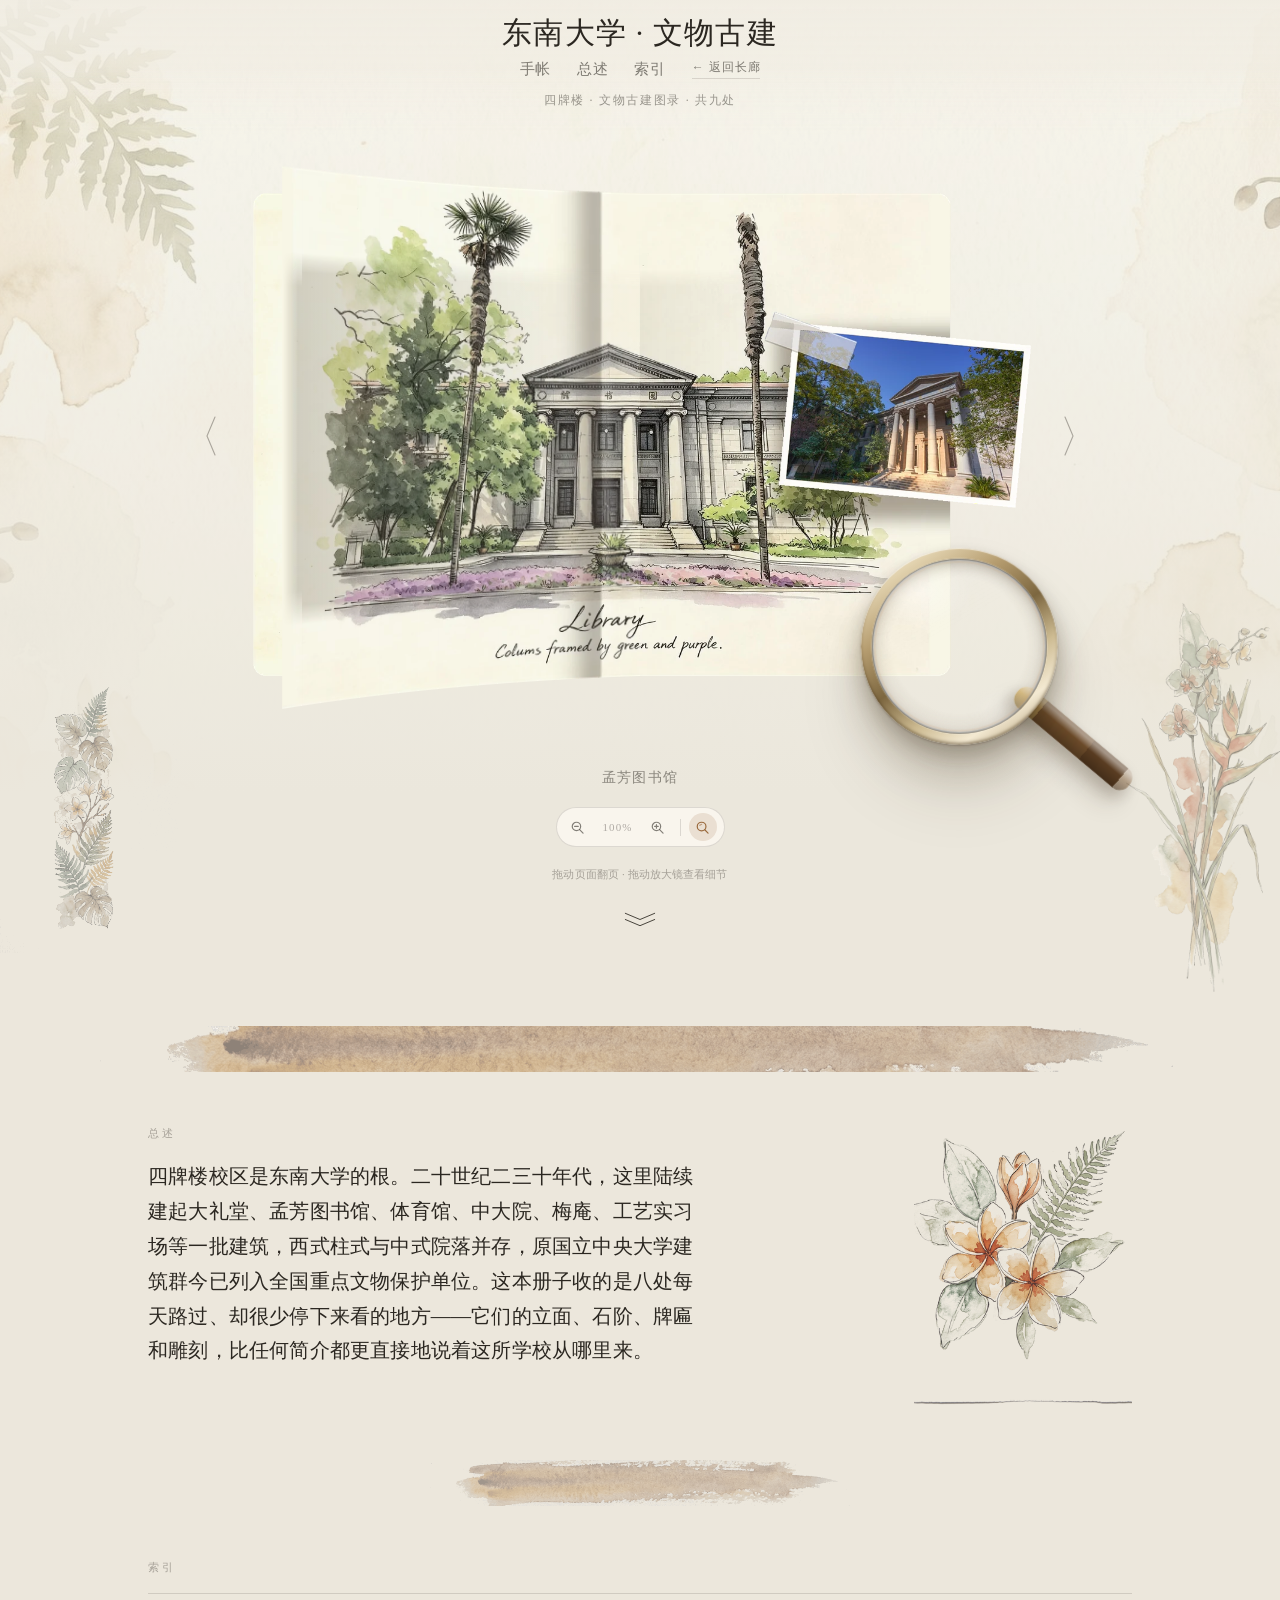
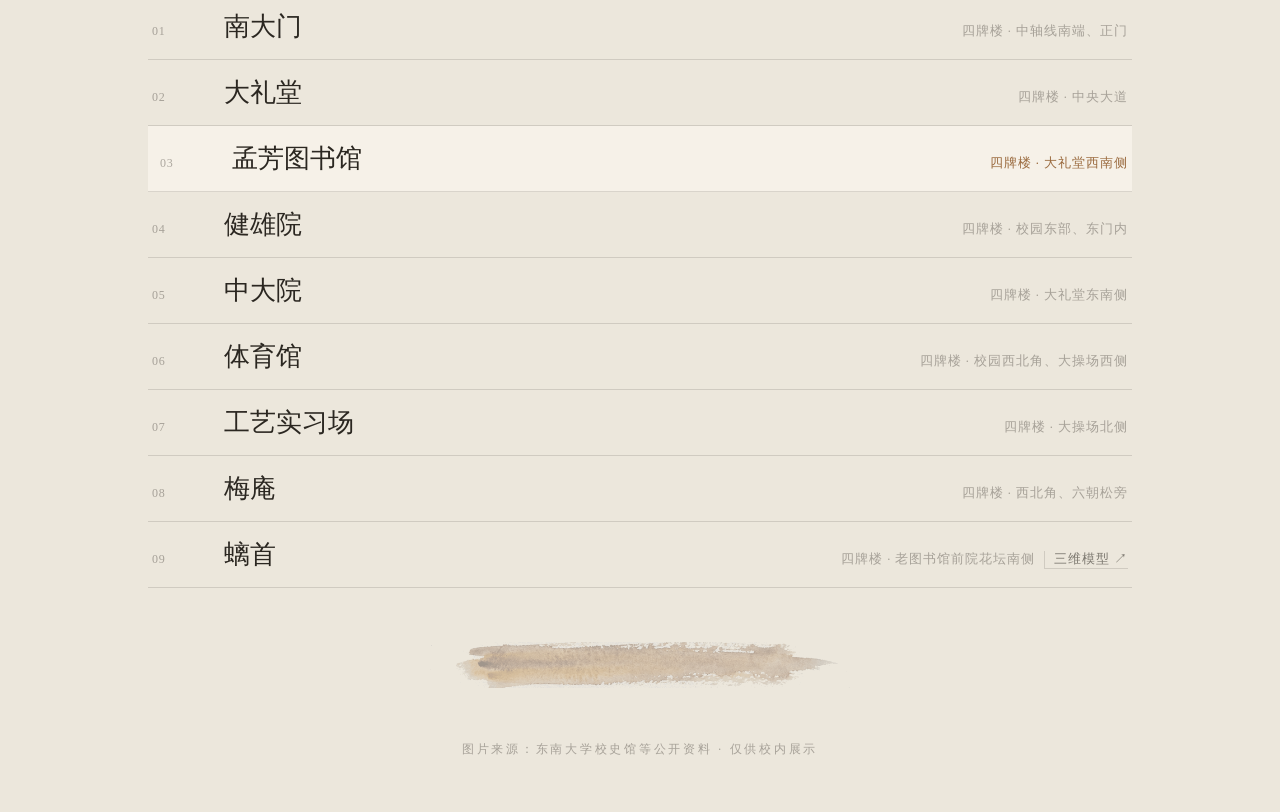
<file: guijian.html>
<!doctype html>
<html lang="en">
<head>
<meta charset="utf-8">
<meta name="viewport" content="width=device-width, initial-scale=1">
<title>文物古建 · 东南大学校史文化长廊</title>
<meta name="description" content="东南大学四牌楼校区文物古建图录">
<style>
@font-face{font-family:'Instrument Serif';font-style:normal;font-weight:400;font-display:block;
  src:url(guijian/instrument-serif.woff2) format('woff2')}
@font-face{font-family:'Instrument Serif';font-style:italic;font-weight:400;font-display:block;
  src:url(guijian/instrument-serif-italic.woff2) format('woff2')}
:root{
  --paper:#ece7dc;
  --ink:#2b2721;
  --ink-soft:rgba(43,39,33,.58);
  --ink-faint:rgba(43,39,33,.36);
  --hairline:rgba(43,39,33,.14);
  --earth:#9a6a3e;
  --display:'Songti SC','STSong','Source Han Serif SC','Noto Serif SC','SimSun',serif;
  --font:'Songti SC','STSong','Source Han Serif SC','Noto Serif SC','SimSun',serif;
  --track-caps:.24em;
  --track-nav:.06em;
}
*{box-sizing:border-box}
html,body{margin:0;padding:0}
html{-webkit-text-size-adjust:100%}
body{
  font-family:var(--font);font-weight:400;background:var(--paper);color:var(--ink);
  -webkit-font-smoothing:antialiased;overflow-x:hidden;
}
a{color:inherit;text-decoration:none}
button{font:inherit}
::selection{background:rgba(43,39,33,.85);color:var(--paper)}

/* the painted ground the whole page sits on */
.wash{
  position:fixed;inset:0;z-index:-2;pointer-events:none;
  background:url(guijian/bg-wash.jpg) center top / cover no-repeat;
  opacity:.85;
}
.wash:after{
  content:"";position:absolute;inset:0;
  background:linear-gradient(180deg,rgba(236,231,220,.25) 0%,rgba(236,231,220,.72) 58%,var(--paper) 88%);
}

/* ---------------- top bar ---------------- */
.top{
  position:fixed;top:0;left:0;right:0;z-index:500;
  display:flex;flex-direction:column;align-items:center;gap:11px;
  padding-inline:clamp(16px,4vw,48px);padding-block:18px 64px;pointer-events:none;text-align:center;
}
.top>*{pointer-events:auto}
.top:before{
  content:"";position:absolute;inset:0;z-index:-1;
  background:linear-gradient(180deg,rgba(240,236,226,.94),rgba(240,236,226,.7) 48%,rgba(240,236,226,0));
  -webkit-backdrop-filter:blur(14px) saturate(.95);backdrop-filter:blur(14px) saturate(.95);
  -webkit-mask-image:linear-gradient(180deg,#000 46%,transparent);
  mask-image:linear-gradient(180deg,#000 46%,transparent);
}
.top .name{
  font-family:var(--display);font-size:clamp(24px,2.4vw,30px);letter-spacing:.01em;
  white-space:nowrap;line-height:1;
}
.top nav{
  display:flex;gap:clamp(14px,2vw,26px);font-size:15px;align-items:center;
  letter-spacing:var(--track-nav);font-weight:300;
}
.top nav a{color:var(--ink-soft);transition:color .2s}
.top nav a:hover,.top nav a[aria-current]{color:var(--ink)}
.top nav .top-socials{
  display:flex;align-items:center;gap:13px;margin-left:2px;padding-left:clamp(12px,1.6vw,20px);
  border-left:1px solid var(--hairline);
}
.icon-btn{display:inline-flex;align-items:center;justify-content:center;padding:4px;color:var(--ink-soft);transition:color .2s}
.icon-btn:hover{color:var(--ink)}
.top .icon-btn svg{width:16px;height:16px;display:block}
@media (max-width:640px){
  .top{padding-inline:12px;padding-block:13px 50px;gap:8px}
  .top .name{font-size:20px}
  .top nav{gap:11px;font-size:13px}
  .top nav .top-socials{gap:9px;padding-left:10px}
  .top .icon-btn{padding:2px}
  .top .icon-btn svg{width:14px;height:14px}
}

/* ---------------- hero ---------------- */
.hero{
  position:relative;display:grid;justify-items:center;align-content:center;
  min-height:100svh;overflow-anchor:none;
  padding:clamp(112px,13svh,152px) 0 clamp(72px,10svh,120px);
}
.botany{
  position:absolute;bottom:0;width:clamp(120px,15vw,250px);opacity:.5;
  pointer-events:none;user-select:none;z-index:0;
}
.botany.l{left:clamp(-40px,-1vw,0px);bottom:2%}
.botany.r{right:clamp(-30px,0vw,10px);bottom:-2%;width:clamp(100px,12vw,200px)}
@media (max-width:900px){.botany{display:none}}

.hero-kicker{
  font-size:12px;font-weight:400;letter-spacing:var(--track-caps);text-align:center;
  color:var(--ink-soft);margin:0 0 clamp(22px,3.4vh,40px);text-transform:uppercase;
}
.hero-down{
  position:absolute;bottom:30px;left:50%;transform:translateX(-50%);border:0;background:transparent;
  padding:10px 14px;color:var(--ink);cursor:pointer;-webkit-tap-highlight-color:transparent;
  animation:cue-breathe 2.6s ease-in-out infinite;z-index:3;
}
.hero-down:hover{animation:none;opacity:1}
@keyframes cue-breathe{0%,100%{opacity:.15}50%{opacity:.7}}
@media (prefers-reduced-motion:reduce){.hero-down{animation:none;opacity:.5}}

/* ---------------- sketchbook ---------------- */
.hero,.hero *{-webkit-user-select:none;-moz-user-select:none;user-select:none}
.hero img{-webkit-user-drag:none;user-drag:none}
.sb-wrap{display:grid;justify-items:center;gap:20px;width:100%;position:relative;z-index:2}
.sb-stage{
  display:flex;align-items:center;justify-content:center;width:100%;
  position:relative;
  touch-action:pan-y;
}
.sb-arrow{
  flex:none;display:inline-flex;align-items:center;justify-content:center;padding:6px 2px;
  border:0;background:transparent;color:var(--ink-faint);cursor:pointer;transition:color .2s;
  -webkit-tap-highlight-color:transparent;z-index:8;
}
.sb-arrow:hover{color:var(--ink)}

/* The box is the book's own untransformed frame: the loupe lives here, on
   the desk, while only .sb-tilt leans and scales underneath it. */
.sb-3d{
  position:relative;flex:1 1;min-width:0;max-width:900px;
  perspective:1750px;perspective-origin:50% 46%;
}
.sb-tilt{
  position:relative;
  transform-style:preserve-3d;
  transform:rotateX(var(--rx,0deg)) rotateY(var(--ry,0deg)) scale(var(--zoom,1));
  will-change:transform;
}
.sb-book{position:relative;width:100%;aspect-ratio:1760/1240;transform-style:preserve-3d;z-index:1}

/* The book sits on a surface, so its shadow is a soft pool underneath —
   no box, no filter on the artwork, nothing with an edge of its own.
   Both blobs fade to zero well inside their own bounds, and both ease
   off while a leaf is in the air. */
.sb-cast{position:absolute;pointer-events:none;z-index:0}
.sb-cast.ambient{
  left:5%;right:5%;top:27%;bottom:2%;
  background:radial-gradient(50% 50% at 50% 58%,
    rgba(58,44,26,.34) 0%,rgba(58,44,26,.19) 40%,rgba(58,44,26,0) 74%);
  filter:blur(26px);
  opacity:calc(1 - var(--shade,0) * .42);
}
.sb-cast.contact{
  left:9%;right:9%;top:62%;bottom:10%;
  background:radial-gradient(50% 44% at 50% 42%,
    rgba(44,32,14,.40) 0%,rgba(44,32,14,.17) 48%,rgba(44,32,14,0) 78%);
  filter:blur(11px);
  opacity:calc(1 - var(--shade,0) * .5);
}
.sb-cast.hair{
  left:12%;right:12%;top:70%;bottom:17%;
  background:radial-gradient(50% 52% at 50% 40%,
    rgba(40,28,10,.34) 0%,rgba(40,28,10,0) 76%);
  filter:blur(4px);
  opacity:calc(1 - var(--shade,0) * .62);
}
.sb-full{position:absolute;inset:0}
.sb-full img{width:100%;height:auto;display:block}
.sb-half{position:absolute;top:0;bottom:0;width:50%;overflow-x:clip;overflow-y:visible}
.sb-half.left{left:0}
.sb-half.right{left:50%}
.sb-half-img{width:200%;max-width:none;height:auto;display:block}
.sb-half-img.right{margin-left:-100%}
/* the shadow the lifting leaf throws onto the page beneath it */
.gutter-shade{
  position:absolute;top:var(--pg,21.8%);bottom:var(--pg,21.8%);width:46%;
  pointer-events:none;opacity:calc(var(--shade,0) * .62);
  -webkit-mask-image:linear-gradient(180deg,transparent 0,#000 5.2%,#000 94.8%,transparent 100%);
  mask-image:linear-gradient(180deg,transparent 0,#000 5.2%,#000 94.8%,transparent 100%);
}
.gutter-shade.left{right:0;background:linear-gradient(270deg,rgba(52,38,20,.30),rgba(52,38,20,0) 82%)}
.gutter-shade.right{left:0;background:linear-gradient(90deg,rgba(52,38,20,.24),rgba(52,38,20,0) 82%)}

/* ---- the turning leaf: nested strips forming a curved surface ---- */
.curl{
  position:absolute;top:0;height:100%;
  width:calc(var(--bw,0px) * var(--span));
  transform-style:preserve-3d;z-index:6;
}
.curl.next{left:50%;transform-origin:left center;transform:rotateY(calc(-1 * var(--tt,0deg)))}
.curl.prev{right:50%;transform-origin:right center;transform:rotateY(var(--tt,0deg))}
.strip{
  position:absolute;top:0;height:100%;
  width:calc(var(--bw,0px) * var(--span) / var(--n));
  transform-style:preserve-3d;
}
.curl.next .strip{transform-origin:left center}
.curl.prev .strip{transform-origin:right center}
.curl.next>.strip{left:0}
.curl.prev>.strip{right:0;left:auto}
.curl.next .strip .strip{left:100%;transform:rotateY(var(--td,0deg))}
.curl.prev .strip .strip{right:100%;transform:rotateY(calc(-1 * var(--td,0deg)))}
.face{
  position:absolute;top:0;bottom:0;left:0;right:-1.1px;
  backface-visibility:hidden;-webkit-backface-visibility:hidden;
  background-repeat:no-repeat;background-size:var(--bw,0px) auto;
}
.face.back{transform:rotateY(180deg)}
.face .sh,.face .gl{
  -webkit-mask-image:linear-gradient(180deg,transparent 0,#000 5.2%,#000 94.8%,transparent 100%);
  mask-image:linear-gradient(180deg,transparent 0,#000 5.2%,#000 94.8%,transparent 100%);
}
.strip.edge .face .sh,.strip.edge .face .gl{
  -webkit-mask-image:linear-gradient(180deg,transparent 0,#000 9%,#000 91%,transparent 100%),var(--hf);
  mask-image:linear-gradient(180deg,transparent 0,#000 9%,#000 91%,transparent 100%),var(--hf);
  -webkit-mask-composite:source-in;mask-composite:intersect;
}
.curl.next .strip.edge .face.front,.curl.prev .strip.edge .face.back{
  --hf:linear-gradient(90deg,#000 0 22%,transparent 96%);
}
.curl.next .strip.edge .face.back,.curl.prev .strip.edge .face.front{
  --hf:linear-gradient(270deg,#000 0 22%,transparent 96%);
}
.face .sh{position:absolute;left:0;right:0;top:var(--pg,21.8%);bottom:var(--pg,21.8%);pointer-events:none}
.curl.next .face.front .sh,.curl.prev .face.back .sh{
  background:linear-gradient(90deg,rgba(58,43,20,var(--a1,0)),rgba(58,43,20,var(--a2,0)));
}
.curl.next .face.back .sh,.curl.prev .face.front .sh{
  background:linear-gradient(90deg,rgba(58,43,20,var(--a2,0)),rgba(58,43,20,var(--a1,0)));
}
.face .gl{
  position:absolute;left:0;right:0;top:var(--pg,21.8%);bottom:var(--pg,21.8%);
  pointer-events:none;background:#fffaf0;
  opacity:calc(var(--shade,0) * var(--lit,1) * var(--lit,1) * .20);
}

/* ---- the loupe: a real magnifier lying on the page.  Pick it up and
       drag it across the book; it stays where you put it. ---- */
.loupe{
  position:absolute;left:0;top:0;
  width:var(--lr,270px);height:var(--lr,270px);
  pointer-events:none;z-index:80;opacity:0;
  transition:opacity .25s ease;
  will-change:transform;
}
.loupe.on{opacity:1}
.loupe.held .ring{cursor:grabbing}
.loupe .ring{
  position:absolute;inset:0;border-radius:50%;
  pointer-events:auto;cursor:grab;
  padding:calc(var(--lr,270px) * .058);
  box-shadow:
    0 1px 2px rgba(58,44,26,.30),
    0 10px 18px rgba(58,44,26,.24),
    0 26px 40px rgba(58,44,26,.20),
    0 48px 66px rgba(58,44,26,.13);
}
/* the bezel is an annulus, so the glass really is see-through */
.loupe .ring:before{
  content:"";position:absolute;inset:0;border-radius:50%;pointer-events:none;
  background:linear-gradient(146deg,
    #fdf7e9 0%,#e6d7b4 14%,#b69d70 32%,#7d6740 50%,
    #cdbb92 66%,#f4ead3 80%,#9b8459 100%);
  box-shadow:
    inset 0 1px 1px rgba(255,255,255,.8),
    inset 0 -2px 3px rgba(70,52,26,.5);
  -webkit-mask-image:radial-gradient(circle closest-side at 50% 50%,transparent 0 88.2%,#000 89.8% 100%);
  mask-image:radial-gradient(circle closest-side at 50% 50%,transparent 0 88.2%,#000 89.8% 100%);
}
/* the handle, drawn before the bezel so the ring covers its inner end */
.loupe .grip{
  position:absolute;left:50%;top:50%;
  width:calc(var(--lr,270px) * .74);height:calc(var(--lr,270px) * .125);
  transform-origin:0 50%;
  transform:rotate(40deg) translate(calc(var(--lr,270px) * .33),-50%);
  border-radius:calc(var(--lr,270px) * .06);
  pointer-events:auto;cursor:grab;
  background:
    linear-gradient(180deg,rgba(255,255,255,.46) 0 13%,rgba(255,255,255,0) 44%,
                    rgba(0,0,0,.26) 100%),
    linear-gradient(90deg,#d9bd82 0 14%,#a9884e 14% 20%,#6d4c2b 20% 62%,
                    #5a3d22 62% 92%,#7a563180 92% 100%);
  box-shadow:0 8px 15px rgba(58,44,26,.26),0 18px 26px rgba(58,44,26,.14);
}
.lens{
  position:relative;display:block;width:100%;height:100%;border-radius:50%;
  background-repeat:no-repeat;overflow:hidden;
  box-shadow:
    inset 0 0 0 1px rgba(52,40,22,.55),
    inset 0 4px 12px rgba(40,30,14,.28),
    inset 0 -7px 16px rgba(255,250,240,.14);
}
.lens .mag{display:none}
/* A second copy of the book, sitting beside the glass outside the tilt, and
   scaled about whichever page point the glass is currently over. */
.zoomwrap{
  position:absolute;inset:0;overflow:hidden;pointer-events:none;z-index:2;
  opacity:0;
}
.zoominner{position:absolute;inset:0;transform-origin:0 0}
.lens:before,.lens:after{content:"";position:absolute;inset:0;border-radius:50%;pointer-events:none}
.lens:before{z-index:1}
.lens:after{z-index:2}
/* the glass bends and darkens toward its rim, with a faint colour fringe */
.lens:before{
  background:radial-gradient(circle at 50% 50%,
    rgba(0,0,0,0) 54%,rgba(58,44,26,.10) 76%,rgba(46,34,16,.34) 100%);
  box-shadow:
    inset 0 0 0 2px rgba(130,162,196,.26),
    inset 0 0 0 4px rgba(206,158,112,.15);
}
/* the dome: one broad specular and a tight crescent opposite it */
.lens:after{
  background:
    radial-gradient(36% 26% at 29% 19%,rgba(255,255,255,.30),rgba(255,255,255,0) 76%),
    radial-gradient(24% 16% at 74% 86%,rgba(255,255,255,.12),rgba(255,255,255,0) 80%),
    linear-gradient(150deg,rgba(255,255,255,.06) 0 18%,rgba(255,255,255,0) 42%);
}

/* ---- controls ---- */
.sb-tools{
  display:flex;align-items:center;gap:6px;
  border:1px solid var(--hairline);border-radius:999px;
  padding:5px 7px;background:rgba(250,246,238,.62);
  -webkit-backdrop-filter:blur(8px);backdrop-filter:blur(8px);
}
.tool{
  width:28px;height:28px;display:inline-flex;align-items:center;justify-content:center;
  border:0;border-radius:50%;background:transparent;color:var(--ink-soft);
  cursor:pointer;transition:background-color .18s ease,color .18s ease;
}
.tool:hover{background:rgba(255,252,244,.9);color:var(--ink)}
.tool[aria-pressed="true"]{background:rgba(154,106,62,.16);color:var(--earth)}
.tool:disabled{opacity:.32;cursor:default;background:transparent}
.tool svg{width:15px;height:15px;display:block}
.tool-sep{width:1px;height:17px;background:var(--hairline);margin:0 2px}
.zoom-read{
  font-size:11px;letter-spacing:.1em;color:var(--ink-faint);
  min-width:40px;text-align:center;font-variant-numeric:tabular-nums;
}
@media (pointer:coarse){.loupe{display:none}}

.sb-zone{position:absolute;top:0;bottom:0;border:0;background:transparent;cursor:grab;z-index:60;-webkit-tap-highlight-color:transparent}
.sb-zone:active{cursor:grabbing}
.sb-prev{left:0;width:50%}
.sb-next{right:0;width:50%}

.sb-captions{display:grid;justify-items:center}
.sb-captions>*{grid-area:1/1;margin:0}
.sb-caption{font-size:13px;letter-spacing:var(--track-caps);text-transform:uppercase;color:var(--ink-soft);
  animation:sb-cap-in .5s ease both}
.sb-caption.live{animation:none}
@keyframes sb-cap-in{0%{opacity:0}}
@keyframes sb-cap-out{to{opacity:0}}
.sb-hint{
  margin:0;font-size:11px;letter-spacing:.14em;text-transform:uppercase;color:var(--ink-faint);
  transition:opacity .4s ease;
}
.sb-hint.gone{opacity:0}
.sb-wrap.intro .sb-full img,.sb-wrap.intro .sb-half-img{filter:url(#sb-mblur-1)}
.sb-wrap.intro.b2 .sb-full img,.sb-wrap.intro.b2 .sb-half-img{filter:url(#sb-mblur-2)}
.sb-wrap.intro .sb-caption{animation:none}
.sb-wrap.intro .sb-caption.cap-out{display:none}
@media (max-width:640px){
  .hero-kicker{font-size:10.5px;letter-spacing:.16em}
  .sb-wrap{width:100vw;margin-inline:calc(50% - 50vw)}
  .sb-arrow{position:absolute;top:50%;transform:translateY(-50%);z-index:70;padding:12px 6px}
  .sb-arrow.left{left:2px}
  .sb-arrow.right{right:2px}
  .sb-3d{max-width:none}
  .sb-hint{font-size:9.5px;letter-spacing:.1em;padding:0 16px;text-align:center}
}

/* ---------------- painted rules + sections ---------------- */
.rule{
  display:block;width:min(1080px,86vw);margin:clamp(30px,6vh,64px) auto;
  height:clamp(26px,4vw,46px);
  background:url(guijian/divider.png) center / 100% auto no-repeat;
  opacity:.5;
}
.rule.short{width:min(420px,52vw);opacity:.4}
.section-label{
  font-size:11px;letter-spacing:var(--track-caps);text-transform:uppercase;
  color:var(--ink-faint);margin:0 0 18px;
}
.about{
  position:relative;max-width:1080px;margin:0 auto;
  padding:0 clamp(20px,5vw,48px);
  display:grid;grid-template-columns:minmax(0,1fr) auto;gap:clamp(24px,5vw,60px);align-items:start;
}
.bio{font-size:clamp(17px,1.7vw,20px);line-height:1.74;letter-spacing:.005em;margin:0;font-weight:300;max-width:56ch}
.bio-link{color:var(--ink);text-decoration:underline;text-decoration-color:rgba(43,39,33,.28);
  text-underline-offset:4px;transition:text-decoration-color .2s}
.bio-link:hover{text-decoration-color:var(--ink)}
.bloom{width:clamp(150px,17vw,260px);opacity:.9;user-select:none;align-self:center}
@media (max-width:760px){
  .about{grid-template-columns:1fr}
  .bloom{width:170px;justify-self:center}
}

.plates{max-width:1080px;margin:0 auto;padding:0 clamp(20px,5vw,48px)}
.plate-list{list-style:none;margin:0;padding:0;border-top:1px solid var(--hairline)}
.plate{
  display:grid;grid-template-columns:3.4em minmax(0,1fr) auto;gap:18px;align-items:baseline;
  width:100%;padding:15px 4px;border:0;border-bottom:1px solid var(--hairline);
  background:transparent;text-align:left;cursor:pointer;color:inherit;
  transition:background-color .22s ease,padding-left .22s ease;
}
.plate:hover,.plate[aria-current="true"]{background:rgba(255,252,244,.5);padding-left:12px}
.plate .n{font-size:12px;color:var(--ink-faint);letter-spacing:var(--track-nav)}
.plate .t{font-family:var(--display);font-size:clamp(19px,2.1vw,26px)}
.plate .p{font-size:12.5px;color:var(--ink-faint);letter-spacing:.08em;text-transform:uppercase;text-align:right}
.plate[aria-current="true"] .p{color:var(--earth)}

.foot{font-size:11.5px;letter-spacing:var(--track-caps);text-transform:uppercase;
  color:var(--ink-faint);text-align:center;padding-bottom:44px}
</style>

<style>
  /* ===== 本站适配覆盖（不改动上方原样式） ===== */
  .top .name{ letter-spacing:.04em; }
  .top nav{ gap:clamp(14px,2vw,26px); }
  .top .back-site{
    font-size:12px; letter-spacing:.08em; color:var(--ink-soft);
    text-decoration:none; border-bottom:1px solid var(--hairline); padding-bottom:2px;
  }
  .top .back-site:hover{ color:var(--ink); border-color:var(--ink); }
  /* 中文标题不需要那么大的字距 */
  .hero-kicker{ letter-spacing:.14em; }
  .bio, .plate-item, .sb-hint{ letter-spacing:.01em; }
  /* 窄屏不要隐藏返回链接，否则进了页面就出不来 */
  @media (max-width:640px){
    .top .back-site{ display:inline-block; font-size:11.5px; }
    .top .name{ font-size:15px; }
    .top nav{ gap:12px; }
    .top nav a{ font-size:12px; }
  }
  /* 锚点跳转时避开固定页头 */
  #sketchbook, #about, #plates{ scroll-margin-top:140px; }
</style>
<style>
  /* 图版上不再烤文字，标题交给底部说明条 */
  #sbCaptions{ display:block; }
  .sb-3d{ max-width:840px; }
  .hero{ padding-top:clamp(92px,10svh,128px); }
  .sb-caption{ font-size:14px; letter-spacing:.10em; color:var(--ink-soft); }
  /* 三维模型外链：说明条 */
  .cap-model{
    display:inline-block;margin-top:6px;font-size:12px;letter-spacing:.08em;
    color:var(--ink-soft);text-decoration:none;
    border-bottom:1px solid var(--hairline);padding-bottom:1px;
  }
  .cap-model:hover{color:var(--ink);border-color:var(--ink);}
  /* 三维模型外链：索引行 */
  .plate-model{
    display:inline-block;margin-left:.7em;padding-left:.7em;
    border-left:1px solid var(--hairline);color:var(--ink-soft);
    border-bottom:1px solid var(--hairline);cursor:pointer;
  }
  .plate-model:hover{color:var(--ink);border-color:var(--ink);}
  /* 投影用三块静态渐变，位置对齐书的实际矩形。
     不能用 filter:drop-shadow —— 书在持续微旋，滤镜每帧都要重算整本，
     实测主线程占用高 164 倍，页面会卡死。 */
  .sb-cast.ambient{ left:1%; right:10%; top:26%; bottom:6%; filter:blur(28px);
    background:radial-gradient(50% 50% at 50% 58%,
      rgba(58,44,26,.44) 0%,rgba(58,44,26,.21) 42%,rgba(58,44,26,0) 76%); }
  .sb-cast.contact{ left:3%; right:11.5%; top:64%; bottom:9%; filter:blur(13px);
    background:radial-gradient(50% 44% at 50% 42%,
      rgba(44,32,14,.46) 0%,rgba(44,32,14,.19) 48%,rgba(44,32,14,0) 78%); }
  .sb-cast.hair{ left:6%; right:12.5%; top:72%; bottom:13%; filter:blur(5px);
    background:radial-gradient(50% 52% at 50% 40%,
      rgba(40,28,10,.36) 0%,rgba(40,28,10,0) 76%); }
  /* ---- 性能：去掉几处拖慢重绘的模糊 ---- */
  /* 1. 顶栏 backdrop-filter：每次重绘都要重新模糊整条横幅 */
  .top:before{ backdrop-filter:none !important; -webkit-backdrop-filter:none !important; }
  /* 2. 工具栏同理，改用不透一点的底色 */
  .sb-tools{ backdrop-filter:none !important; -webkit-backdrop-filter:none !important;
    background:rgba(250,246,238,.94); }
  /* 3. 入场翻页的 SVG 高斯模糊：对整幅图逐帧做，帧率杀手 */
  .sb-wrap.intro .sb-full img, .sb-wrap.intro .sb-half-img,
  .sb-wrap.intro.b2 .sb-full img, .sb-wrap.intro.b2 .sb-half-img{ filter:none !important; }
  /* 4. 投影层的 blur：径向渐变两端本来就渐变到透明，不需要再模糊 */
  .sb-cast{ filter:none !important; }
  /* 5. 顶栏那条渐变本身够柔，不需要再 blur 一整条固定横幅 */
  .top:before{ filter:none !important; }
  .sb-tools{ filter:none !important; }
  /* 手机上放大镜默认太大，收小一点 */
  @media (max-width:640px){
    .loupe{ --lr:132px; }
    .sb-tools{ transform:scale(.9); }
  }
</style>
</head>
<body>
<div class="wash" aria-hidden="true"></div>
<main class="page home">

  <header class="top">
    <a class="name" href="index.html#song">东南大学 · 文物古建</a>
    <nav>
      <a href="#sketchbook">手帐</a>
      <a href="#about">总述</a>
      <a href="#plates">索引</a>
      <a class="back-site" href="index.html#song">← 返回长廊</a>
    </nav>
  </header>

  <section id="sketchbook" class="hero">
    <img class="botany l" src="guijian/botany-left.png" alt="" aria-hidden="true">
    <img class="botany r" src="guijian/botany-right.png" alt="" aria-hidden="true">

    <p class="hero-kicker">四牌楼 · 文物古建图录 · 共九处</p>

    <div class="sb-wrap" id="sbWrap">
      <svg width="0" height="0" style="position:absolute" aria-hidden="true">
        <filter id="sb-mblur-1"><feGaussianBlur stdDeviation="5 0"/></filter>
        <filter id="sb-mblur-2"><feGaussianBlur stdDeviation="14 0"/></filter>
      </svg>
      <div class="sb-stage" id="sbStage">
        <button class="sb-arrow left" id="sbLeft" aria-label="上一页">
          <svg viewBox="0 0 14 44" width="14" height="44" fill="none" aria-hidden="true"><polyline points="11,3 3,22 11,41" stroke="currentColor" stroke-width="1.1" stroke-linecap="round" stroke-linejoin="round"/></svg>
        </button>
        <div class="sb-3d" id="sb3d">
          <div class="sb-tilt" id="sbTilt">
            <div class="sb-cast ambient" aria-hidden="true"></div>
            <div class="sb-cast contact" aria-hidden="true"></div>
            <div class="sb-cast hair" aria-hidden="true"></div>
            <div class="sb-book" id="sbBook"></div>
          </div>
          <div class="zoomwrap" id="zoomWrap" aria-hidden="true"><div class="zoominner" id="zoomInner"></div></div>
          <div class="loupe" id="loupe"><span class="grip"></span><span class="ring"><span class="lens" id="loupeLens"><span class="mag" id="loupeMag"></span></span></span></div>
        </div>
        <button class="sb-arrow right" id="sbRight" aria-label="下一页">
          <svg viewBox="0 0 14 44" width="14" height="44" fill="none" aria-hidden="true"><polyline points="3,3 11,22 3,41" stroke="currentColor" stroke-width="1.1" stroke-linecap="round" stroke-linejoin="round"/></svg>
        </button>
      </div>
      <div class="sb-captions" id="sbCaptions"></div>
      <div class="sb-tools" role="group" aria-label="视图控制">
        <button class="tool" id="zOut" aria-label="缩小"><svg viewBox="0 0 20 20" fill="none" stroke="currentColor" stroke-width="1.6" stroke-linecap="round"><circle cx="8.6" cy="8.6" r="5.6"/><path d="M12.8 12.8 17.4 17.4M6.2 8.6h4.8"/></svg></button>
        <span class="zoom-read" id="zRead">100%</span>
        <button class="tool" id="zIn" aria-label="放大"><svg viewBox="0 0 20 20" fill="none" stroke="currentColor" stroke-width="1.6" stroke-linecap="round"><circle cx="8.6" cy="8.6" r="5.6"/><path d="M12.8 12.8 17.4 17.4M6.2 8.6h4.8M8.6 6.2v4.8"/></svg></button>
        <span class="tool-sep" aria-hidden="true"></span>
        <button class="tool" id="loupeBtn" aria-label="放大镜" aria-pressed="true"><svg viewBox="0 0 20 20" fill="none" stroke="currentColor" stroke-width="1.6" stroke-linecap="round"><circle cx="8.8" cy="8.8" r="5.8"/><path d="M13 13l4.4 4.4"/><path d="M6.4 7.2a3.2 3.2 0 0 1 2.4-1.4" opacity=".55"/></svg></button>
      </div>
      <p class="sb-hint" id="sbHint">拖动页面翻页 · 拖动放大镜查看细节</p>
    </div>

    <button class="hero-down" id="heroDown" aria-label="向下滚动到总述">
      <svg viewBox="0 0 44 22" width="34" height="17" fill="none" aria-hidden="true">
        <polyline points="3,3 22,11 41,3" stroke="currentColor" stroke-width="1.1" stroke-linecap="round" stroke-linejoin="round"/>
        <polyline points="3,11 22,19 41,11" stroke="currentColor" stroke-width="1.1" stroke-linecap="round" stroke-linejoin="round"/>
      </svg>
    </button>
  </section>

  <div class="rule" aria-hidden="true"></div>

  <section id="about" class="about">
    <div>
      <p class="section-label">总述</p>
      <p class="bio">四牌楼校区是东南大学的根。二十世纪二三十年代，这里陆续建起大礼堂、孟芳图书馆、体育馆、中大院、梅庵、工艺实习场等一批建筑，西式柱式与中式院落并存，原国立中央大学建筑群今已列入全国重点文物保护单位。这本册子收的是八处每天路过、却很少停下来看的地方——它们的立面、石阶、牌匾和雕刻，比任何简介都更直接地说着这所学校从哪里来。</p>
    </div>
    <img class="bloom" src="guijian/bloom.png" alt="" aria-hidden="true">
  </section>

  <div class="rule short" aria-hidden="true"></div>

  <section id="plates" class="plates">
    <p class="section-label">索引</p>
    <ol class="plate-list" id="plateList"></ol>
  </section>

  <div class="rule short" aria-hidden="true"></div>
  <p class="foot" id="contact">图片来源：东南大学校史馆等公开资料 · 仅供校内展示</p>
</main>

<script>
/* =====================================================================
   四牌楼文物古建 · 手帐主体
   Spreads are transparent PNGs of an open sketchbook generated with
   Higgsfield.  The leaf that turns is a real curved surface: a chain of
   nested strips whose tangent sweeps through an arc, so the page bends
   the way paper bends instead of pivoting like a flat door.
   ===================================================================== */
const Q=new URLSearchParams(location.search);
const DIR='guijian/img/web/';
const PAGES=[
  {file:'01.webp', title:'南大门',     place:'四牌楼 · 中轴线南端、正门'},
  {file:'02.webp', title:'大礼堂',     place:'四牌楼 · 中央大道'},
  {file:'03.webp', title:'孟芳图书馆', place:'四牌楼 · 大礼堂西南侧'},
  {file:'04.webp', title:'健雄院',     place:'四牌楼 · 校园东部、东门内'},
  {file:'05.webp', title:'中大院',     place:'四牌楼 · 大礼堂东南侧'},
  {file:'06.webp', title:'体育馆',     place:'四牌楼 · 校园西北角、大操场西侧'},
  {file:'07.webp', title:'工艺实习场', place:'四牌楼 · 大操场北侧'},
  {file:'08.webp', title:'梅庵',       place:'四牌楼 · 西北角、六朝松旁'},
  {file:'09.webp', title:'螭首',       place:'四牌楼 · 老图书馆前院花坛南侧',
   model:'https://studio.tripo3d.com/3d-model/b61798d9-ae92-4729-be4c-20462655126f'}
];
PAGES.forEach(p=>p.url=DIR+p.file);
const M=PAGES.length, LAND=1;

const wrap=document.getElementById('sbWrap');
const stage=document.getElementById('sbStage');
const sb3d=document.getElementById('sb3d');
const book=document.getElementById('sbBook');
const capBox=document.getElementById('sbCaptions');
const hint=document.getElementById('sbHint');
const REDUCED=matchMedia('(prefers-reduced-motion: reduce)').matches;

/* ------------------------------------------------ the turning leaf */
const N=18;            /* strips — enough for a smooth curve          */
const SPAN=0.449;      /* gutter → outer page edge, as a fraction     */
const BETA=0.60;       /* peak curl of the arc, radians              */
let idx=0, turn=null;  /* turn = {dir, from, to, t}                   */
let strips=[];         /* the chain, kept for per-frame lighting       */

function el(t,c){const e=document.createElement(t);if(c)e.className=c;return e}
function imgEl(i,side){
  const im=new Image();im.className='sb-half-img '+side;
  im.draggable=false;im.alt='';im.src=PAGES[i].url;return im;
}

function halfEl(pos,i){
  const d=el('div','sb-half '+pos);
  d.appendChild(imgEl(i,pos));
  d.appendChild(el('div','gutter-shade '+pos));
  return d;
}
/* build the strip chain once per turn; background offsets are pure
   geometry, so they never need touching again while it animates */
function buildCurl(dir,from,to){
  strips=[];
  const c=el('div','curl '+dir);
  c.style.setProperty('--n',N);
  c.style.setProperty('--span',SPAN);
  let host=c;
  for(let i=0;i<N;i++){
    const s=el('div','strip');
    s.style.setProperty('--i',i);
    const gut='calc(var(--bw) * 0.5)';
    const sw='calc(var(--bw) * '+SPAN+' / '+N+')';
    const A='calc(-1 * ('+gut+' + '+i+' * '+sw+'))';         /* faces the from-page  */
    const B='calc('+(i+1)+' * '+sw+' - '+gut+')';            /* faces the to-page    */
    const f=el('div','face front'), b=el('div','face back');
    const dress=(e,url,px)=>{
      e.style.backgroundImage='url('+url+')';
      e.style.backgroundPositionX=px;
    };
    dress(f,PAGES[from].url, dir==='next'?A:B);
    dress(b,PAGES[to].url,   dir==='next'?B:A);
    f.appendChild(el('div','sh'));f.appendChild(el('div','gl'));
    b.appendChild(el('div','sh'));b.appendChild(el('div','gl'));
    s.appendChild(f);s.appendChild(b);
    if(i===N-1)s.classList.add('edge');
    host.appendChild(s);host=s;
    strips.push(s);
  }
  return c;
}
function applyTurn(t){
  const th=Math.PI*t;                       /* how far the leaf has swung */
  const beta=BETA*Math.sin(Math.PI*t);      /* it is flat at both ends    */
  const D=180/Math.PI;
  const tt=th+beta, td=2*beta/N;
  sb3d.style.setProperty('--tt',(tt*D).toFixed(2)+'deg');
  sb3d.style.setProperty('--td',(td*D).toFixed(3)+'deg');
  sb3d.style.setProperty('--shade',Math.sin(Math.PI*t).toFixed(3));
  fadeCaption(t);
  for(let i=0;i<strips.length;i++){
    const l1=Math.abs(Math.cos(tt-i*td));        /* facing at this strip's near edge */
    const l2=Math.abs(Math.cos(tt-(i+1)*td));    /* ...and at its far edge           */
    const st=strips[i].style;
    st.setProperty('--lit',l1.toFixed(3));
    st.setProperty('--a1',((1-l1)*.62).toFixed(3));
    st.setProperty('--a2',((1-l2)*.62).toFixed(3));
  }
}
function paint(){
  book.textContent='';
  if(!turn){
    const f=el('div','sb-full');
    const im=new Image();im.src=PAGES[idx].url;im.alt=PAGES[idx].title;
    im.draggable=false;
    f.appendChild(im);book.appendChild(f);
    sb3d.style.setProperty('--shade','0');
  }else{
    const next=turn.dir==='next';
    book.appendChild(halfEl('left', next?turn.from:turn.to));
    book.appendChild(halfEl('right',next?turn.to:turn.from));
    book.appendChild(buildCurl(turn.dir,turn.from,turn.to));
    applyTurn(turn.t);
  }
  const a=el('button','sb-zone sb-prev'),b=el('button','sb-zone sb-next');
  a.setAttribute('aria-label','previous page');b.setAttribute('aria-label','next page');
  book.appendChild(a);book.appendChild(b);
  layout();
  caption();
  marks();
  if(typeof syncZoomLayer==='function')syncZoomLayer();
  if(typeof placeLoupe==='function')placeLoupe();
}
function caption(){
  capBox.textContent='';
  capOut=capIn=null;
  if(turn){
    capOut=el('p','sb-caption live');capOut.textContent=PAGES[turn.from].title;capBox.appendChild(capOut);
    capIn=el('p','sb-caption live');capIn.textContent=PAGES[turn.to].title;capBox.appendChild(capIn);
    fadeCaption(turn.t);
  }else{
    const p=el('p','sb-caption');p.textContent=PAGES[idx].title;capBox.appendChild(p);
    /* 有三维模型的页面，说明条后面跟一个外链 */
    if(PAGES[idx].model){
      const a=document.createElement('a');
      a.className='cap-model';a.href=PAGES[idx].model;
      a.target='_blank';a.rel='noopener noreferrer';
      a.textContent='查看三维模型 ↗';
      capBox.appendChild(a);
    }
  }
}
let capOut=null,capIn=null;
function fadeCaption(t){
  if(!capOut||!capIn)return;
  /* the old title is gone before the new one arrives, so they never
     sit on top of each other mid-drag */
  const out=1-Math.max(0,Math.min(1,(t-0.10)/0.28));
  const inn=Math.max(0,Math.min(1,(t-0.56)/0.30));
  capOut.style.opacity=out.toFixed(3);
  capIn.style.opacity=inn.toFixed(3);
}
function layout(){
  sb3d.style.setProperty('--bw',book.clientWidth+'px');
}
addEventListener('resize',layout);

/* ------------------------------------------------------ spring loop */
let spring=null;
function animateTo(target,onDone,stiff,damp){
  spring={kind:'spring',v:0,target:target,done:onDone,k:stiff||150,c:damp||22};
  kick();
}
/* the riffle wants a fixed tempo, not a spring settling time */
function tweenTo(target,dur,onDone){
  spring={kind:'tween',from:turn?turn.t:0,target:target,dur:dur,e:0,done:onDone};
  kick();
}
let raf=null,last=0;
function tick(now){
  raf=null;
  const dt=Math.min(0.032,(now-last)/1000||0.016);last=now;
  if(spring&&turn){
    const s=spring;
    if(s.kind==='tween'){
      s.e+=dt;
      const k=Math.min(1,s.e/s.dur);
      turn.t=s.from+(s.target-s.from)*k;
      applyTurn(turn.t);
      if(k>=1){spring=null;const d=s.done;d&&d();}
    }else{
      const x=turn.t-s.target;
      s.v+= (-s.k*x - s.c*s.v)*dt;
      turn.t+=s.v*dt;
      if(Math.abs(turn.t-s.target)<0.002&&Math.abs(s.v)<0.02){
        turn.t=s.target;spring=null;
        applyTurn(turn.t);
        const d=s.done;d&&d();
      }else applyTurn(turn.t);
    }
  }
  viewSpring();
  const lmoved=loupeEase();
  /* kick() may already have queued the next frame from a done-callback */
  if((spring||viewActive||lmoved)&&raf===null) raf=requestAnimationFrame(tick);
}
function kick(){ if(raf===null){last=performance.now();raf=requestAnimationFrame(tick);} }

/* ------------------------------------------- tilt + zoom of the book */
const TILT_X=4.5, TILT_Y=7;      /* degrees — deliberately restrained   */
const ZOOM_MIN=0.9, ZOOM_MAX=1.5;
const view={rx:0,ry:0,z:1, trx:0,try_:0,tz:1};
let viewActive=false;
let lastZ=1;
function applyView(){
  sb3d.style.setProperty('--rx',view.rx.toFixed(2)+'deg');
  sb3d.style.setProperty('--ry',view.ry.toFixed(2)+'deg');
  sb3d.style.setProperty('--zoom',view.z.toFixed(3));
  /* the glass stays put, but the page under it has moved */
  if(view.z!==lastZ){lastZ=view.z;if(typeof placeLoupe==='function')placeLoupe();}
}
function viewSpring(){
  const e=0.14;
  let moved=false;
  for(const [k,t] of [['rx','trx'],['ry','try_'],['z','tz']]){
    const d=view[t]-view[k];
    if(Math.abs(d)>0.0006){view[k]+=d*e;moved=true;}
    else view[k]=view[t];
  }
  if(moved)applyView();
  viewActive=moved;
  return moved;
}
function setView(rx,ry,z){
  view.trx=Math.max(-TILT_X,Math.min(TILT_X,rx));
  view.try_=Math.max(-TILT_Y,Math.min(TILT_Y,ry));
  view.tz=Math.max(ZOOM_MIN,Math.min(ZOOM_MAX,z));
  viewActive=true;kick();
  if(typeof syncZoom==='function')syncZoom();
}
/* the book leans toward the cursor — no dragging, and never far */
function tiltTo(cx,cy){
  if(drag)return;                       /* hold still while a page is being turned */
  const r=book.getBoundingClientRect();
  if(!r.width)return;
  const nx=Math.max(-1,Math.min(1,(cx-(r.left+r.width/2))/(r.width*0.62)));
  const ny=Math.max(-1,Math.min(1,(cy-(r.top+r.height/2))/(r.height*0.9)));
  setView(-ny*TILT_X, nx*TILT_Y, view.tz);
}
addEventListener('pointermove',e=>{
  if(e.pointerType==='touch')return;
  tiltTo(e.clientX,e.clientY);
},{passive:true});
addEventListener('pointerout',e=>{if(!e.relatedTarget)setView(0,0,view.tz)});
addEventListener('blur',()=>setView(0,0,view.tz));
/* the wheel belongs to the page — zoom is on the toolbar, or a double click
   to come back to 100% */
stage.addEventListener('dblclick',()=>setView(view.trx,view.try_,1));

/* ------------------------------------------------------- pointer work */
let drag=null;
function bookRect(){return book.getBoundingClientRect()}
function hideHint(){hint.classList.add('gone')}

stage.addEventListener('pointerdown',e=>{
  if(e.button!==0)return;
  e.preventDefault();                     /* no text selection, no image drag */
  const onBook=e.target.closest('.sb-zone');
  stage.setPointerCapture(e.pointerId);
  hideHint();
  if(!onBook||introOn)return;
  const r=bookRect();
  const dir=(e.clientX-r.left)/r.width>0.5?'next':'prev';
  startTurn(dir,0);
  drag={dir:dir,x0:e.clientX,w:r.width,moved:0,vel:0,tPrev:performance.now()};
});
stage.addEventListener('pointermove',e=>{
  if(!drag)return;
  const dx=e.clientX-drag.x0;
  drag.moved=Math.max(drag.moved,Math.abs(dx));
  const raw=(drag.dir==='next'? -dx : dx)/(drag.w*0.62);
  const t=Math.max(0,Math.min(1,raw));
  const now=performance.now();
  drag.vel=(t-(turn?turn.t:0))/Math.max(0.001,(now-drag.tPrev)/1000);
  drag.tPrev=now;
  if(turn){turn.t=t;applyTurn(t);}
});
function endDrag(e){
  if(!drag)return;
  const d=drag;drag=null;
  if(!turn)return;
  if(d.moved<6){                              /* a tap, not a drag */
    commit();return;
  }
  const go = turn.t>0.42 || d.vel>1.1;
  if(go)commit(); else cancel();
}
stage.addEventListener('dragstart',e=>e.preventDefault());
stage.addEventListener('selectstart',e=>e.preventDefault());
stage.addEventListener('pointerup',endDrag);
stage.addEventListener('pointercancel',endDrag);

/* ------------------------------------------------------ turn control */
function startTurn(dir,t){
  spring=null;
  if(turn){idx=turn.to;turn=null;}      /* settle anything still in flight */
  if(typeof shoveLoupe==='function')shoveLoupe(dir);
  const from=idx;
  turn={dir:dir,from:from,to:dir==='next'?(from+1)%M:(from-1+M)%M,t:t||0};
  paint();
}
function commit(){
  if(!turn)return;
  if(REDUCED){idx=turn.to;turn=null;paint();return;}
  animateTo(1,()=>{idx=turn.to;turn=null;paint();},170,26);
  kick();
}
function cancel(){
  if(!turn)return;
  animateTo(0,()=>{turn=null;paint();},150,24);
  kick();
}
function step(dir){
  if(introOn)endIntro();
  if(turn){ /* finish whatever is in flight first */ idx=turn.to;turn=null; }
  startTurn(dir,0);commit();
}
function goTo(i){
  if(introOn)endIntro();
  if(i===idx)return;
  if(turn){idx=turn.to;turn=null;}
  const fwd=(i-idx+M)%M, back=(idx-i+M)%M;
  if(Math.min(fwd,back)===1){step(fwd===1?'next':'prev');return;}
  idx=i;paint();
}
document.getElementById('sbLeft').onclick=()=>step('prev');
document.getElementById('sbRight').onclick=()=>step('next');
addEventListener('keydown',e=>{
  if(e.key!=='ArrowLeft'&&e.key!=='ArrowRight')return;
  if(e.metaKey||e.ctrlKey||e.altKey)return;
  const t=e.target;
  if(t&&(t.tagName==='INPUT'||t.tagName==='TEXTAREA'||t.isContentEditable))return;
  e.preventDefault();hideHint();
  step(e.key==='ArrowRight'?'next':'prev');
});
document.getElementById('heroDown').onclick=()=>{
  document.getElementById('about').scrollIntoView({behavior:'smooth',block:'start'});
};

/* --------------------------------------------------- loupe + controls */
const loupe=document.getElementById('loupe');
const lens=document.getElementById('loupeLens');
const mag=document.getElementById('loupeMag');
const zRead=document.getElementById('zRead');
const loupeBtn=document.getElementById('loupeBtn');
const zInBtn=document.getElementById('zIn'), zOutBtn=document.getElementById('zOut');
const MAG=2.3;
const DESK=getComputedStyle(document.documentElement).getPropertyValue('--paper').trim()||'#ece7dc';
let loupeOn=true, lx=null, ly=null, lgrab=null, lTarget=null;

function loupeSize(){return Math.round(Math.max(165,Math.min(262,book.clientWidth*0.235)));}
/* the loupe's own coordinate space: stage pixels in live mode (it sits
   outside the book's transform), book pixels otherwise */
function bookBox(){
  return {x:0,y:0,w:book.clientWidth,h:book.clientHeight};
}
/* park it on the desk at the lower right, half off the book */
function restLoupe(){
  const b=bookBox();
  lx=b.x+b.w*0.88; ly=b.y+b.h*0.855;
  placeLoupe();
}
/* The glass sits above the tilt, in the book's untransformed pixels, so the
   lean of the page never nudges it.  What the tilt does change is which part
   of the paper is under the glass, and only the scale matters enough to
   correct for: the book is drawn about its own centre. */
const zoomWrap=document.getElementById('zoomWrap');
const zoomInner=document.getElementById('zoomInner');
/* mirror whatever the book is currently showing into the magnified copy */
function syncZoomLayer(){
  zoomInner.textContent='';
  for(const c of book.children){
    if(c.classList.contains('sb-zone'))continue;      /* hit targets need no copy */
    zoomInner.appendChild(c.cloneNode(true));
  }
}
function placeLoupe(){
  if(lx===null)return;
  const B=bookBox(), bw=B.w, bh=B.h;
  if(!bw)return;
  const R=loupeSize()/2, bez=R*2*0.058;
  loupe.style.setProperty('--lr',R*2+'px');
  loupe.style.transform='translate3d('+(lx-R).toFixed(1)+'px,'+(ly-R).toFixed(1)+'px,0)';
  if(loupeOn)loupe.classList.add('on');

  /* where the paper's edges actually land once the book is scaled */
  const z=view.z, cx=bw/2, cy=bh/2;
  const x0=cx+(bw*.051-cx)*z, x1=cx+(bw*.949-cx)*z;
  const y0=cy+(bh*.218-cy)*z, y1=cy+(bh*.782-cy)*z;
  /* How far the glass's own centre is inside the paper.  The copy fades out
     as it wanders off the sheet, so you are left looking through plain
     glass rather than at a sliver of page on flat desk. */
  const nx=Math.max(x0,Math.min(lx,x1));
  const ny=Math.max(y0,Math.min(ly,y1));
  const inside=(lx>x0&&lx<x1&&ly>y0&&ly<y1)
    ? Math.min(lx-x0, x1-lx, ly-y0, y1-ly)
    : -Math.hypot(lx-nx,ly-ny);
  const k=Math.max(0,Math.min(1,(inside+R*0.30)/(R*0.55)));

  zoomWrap.style.opacity=(loupeOn?k:0).toFixed(3);
  if(k<=0.002)return;
  const r=(R-bez).toFixed(1);
  const mask='radial-gradient(circle '+r+'px at '+lx.toFixed(1)+'px '+ly.toFixed(1)+'px,'
    +'#000 calc(100% - 1px),transparent 100%)';
  zoomWrap.style.webkitMaskImage=mask;
  zoomWrap.style.maskImage=mask;
  /* the page point beneath the glass, magnified about that same spot so the
     lens keeps showing MAG times whatever is on screen */
  const px=cx+(lx-cx)/z, py=cy+(ly-cy)/z, s=MAG*z;
  zoomInner.style.transform='translate('+(lx-px*s).toFixed(1)+'px,'+(ly-py*s).toFixed(1)+'px) '
    +'scale('+s.toFixed(4)+')';
}
/* the leaf shoves the glass aside as it sweeps past */
function shoveLoupe(dir){
  if(!loupeOn||lx===null||lgrab)return;
  const b=bookBox();
  /* which page point the glass covers, once the book's scale is undone */
  const nx=(b.w/2+(lx-b.x-b.w/2)/view.z)/b.w, ny=(b.h/2+(ly-b.y-b.h/2)/view.z)/b.h;
  if(nx<0.02||nx>0.98||ny<0.17||ny>0.83)return;      /* already clear of the page */
  lTarget={x:b.x+b.w*(dir==='next'?0.12:0.88), y:b.y+b.h*0.855};
  kick();
}
function loupeEase(){
  if(!lTarget)return false;
  if(lgrab){lTarget=null;return false;}
  const dx=lTarget.x-lx, dy=lTarget.y-ly;
  if(Math.abs(dx)<0.5&&Math.abs(dy)<0.5){lx=lTarget.x;ly=lTarget.y;lTarget=null;placeLoupe();return false;}
  lx+=dx*0.17;ly+=dy*0.17;placeLoupe();
  return true;
}
loupe.addEventListener('pointerdown',e=>{
  if(!loupeOn||e.button!==0)return;
  e.preventDefault();e.stopPropagation();     /* never starts a page turn */
  lTarget=null;
  lgrab={cx:e.clientX,cy:e.clientY,lx0:lx,ly0:ly};
  loupe.classList.add('held');
  loupe.setPointerCapture(e.pointerId);
  hideHint();
});
loupe.addEventListener('pointermove',e=>{
  if(!lgrab)return;
  const b=bookBox(), R=loupeSize()/2;
  /* the glass carries none of the book's transform, so the cursor maps 1:1 */
  lx=Math.max(b.x-R*0.7,Math.min(b.x+b.w+R*0.7, lgrab.lx0+(e.clientX-lgrab.cx)));
  ly=Math.max(b.y-R*0.7,Math.min(b.y+b.h+R*1.0, lgrab.ly0+(e.clientY-lgrab.cy)));
  placeLoupe();
});
function dropLoupe(){lgrab=null;loupe.classList.remove('held');}
loupe.addEventListener('pointerup',dropLoupe);
loupe.addEventListener('pointercancel',dropLoupe);
loupeBtn.onclick=()=>{
  loupeOn=!loupeOn;
  loupeBtn.setAttribute('aria-pressed',String(loupeOn));
  loupe.classList.toggle('on',loupeOn);
  if(loupeOn&&lx===null)restLoupe();
};
addEventListener('resize',()=>{lx=null;restLoupe();});

function syncZoom(){
  zRead.textContent=Math.round(view.tz*100)+'%';
  zOutBtn.disabled=view.tz<=ZOOM_MIN+0.001;
  zInBtn.disabled=view.tz>=ZOOM_MAX-0.001;
}
zInBtn.onclick=()=>{setView(view.trx,view.try_,view.tz*1.16);hideHint();};
zOutBtn.onclick=()=>{setView(view.trx,view.try_,view.tz/1.16);hideHint();};

/* --------------------------------------------------------- the index */
const plateList=document.getElementById('plateList');
PAGES.forEach((p,i)=>{
  const li=el('li');
  const b=el('button','plate');
  b.innerHTML='<span class="n">'+String(i+1).padStart(2,'0')+'</span>'+
              '<span class="t"></span><span class="p"></span>';
  b.querySelector('.t').textContent=p.title;
  b.querySelector('.p').textContent=p.place;
  if(p.model){
    const mdl=document.createElement('span');
    mdl.className='plate-model';
    mdl.setAttribute('role','link');
    mdl.setAttribute('tabindex','0');
    mdl.textContent='三维模型 ↗';
    const open=()=>window.open(p.model,'_blank','noopener,noreferrer');
    mdl.onclick=(ev)=>{ev.stopPropagation();open();};
    mdl.onkeydown=(ev)=>{if(ev.key==='Enter'||ev.key===' '){ev.preventDefault();ev.stopPropagation();open();}};
    b.querySelector('.p').appendChild(mdl);
  }
  b.onclick=()=>{goTo(i);document.getElementById('sketchbook').scrollIntoView({behavior:'smooth',block:'center'});};
  li.appendChild(b);plateList.appendChild(li);
});
function marks(){
  const cur=turn?turn.to:idx;
  plateList.querySelectorAll('.plate').forEach((b,i)=>b.setAttribute('aria-current',i===cur?'true':'false'));
}

/* ---------------------------------------------------------- the riffle */
let riffle=null,riffleAt=0,introOn=false;
function endIntro(){
  introOn=false;wrap.classList.remove('intro','b2');
}
function riffleStep(){
  const s=riffle[riffleAt];
  wrap.classList.toggle('b2',s.bell>0.55);
  startTurn('next',0);
  tweenTo(1,s.dur,()=>{
    idx=turn.to;turn=null;
    riffleAt++;
    if(introOn&&riffleAt<riffle.length){paint();riffleStep();}
    else{endIntro();paint();}
  });
}
function startIntro(){
  const coarse=matchMedia('(max-width: 640px), (pointer: coarse)').matches;
  if(coarse||REDUCED||Q.has('nointro')){idx=LAND;paint();return;}
  const steps=M+LAND;
  riffle=[];
  for(let r=0;r<steps;r++){
    const bell=Math.sin(Math.PI*(r/(steps-1)));
    riffle.push({bell:bell,dur:0.26-0.19*bell});
  }
  riffleAt=0;introOn=true;wrap.classList.add('intro');
  riffleStep();
}

/* ------------------------------------------------------------- boot */
(async function boot(){
  idx=Q.has('shot')?(parseInt(Q.get('shot'),10)||0)%M:0;
  paint();applyView();
  await Promise.all(PAGES.map(p=>{
    const im=new Image();im.src=p.url;
    return im.decode?im.decode().catch(()=>{}):new Promise(r=>{im.onload=im.onerror=r});
  }));
  if(document.fonts&&document.fonts.ready)await document.fonts.ready.catch(()=>{});
  syncZoom();restLoupe();
  document.body.dataset.ready='1';
  if(Q.has('shot')){
    if(Q.has('t')){startTurn(Q.get('dir')||'next',parseFloat(Q.get('t')));}
    return;
  }
  setTimeout(startIntro,220);
})();
</script>
</body>
</html>
</file>
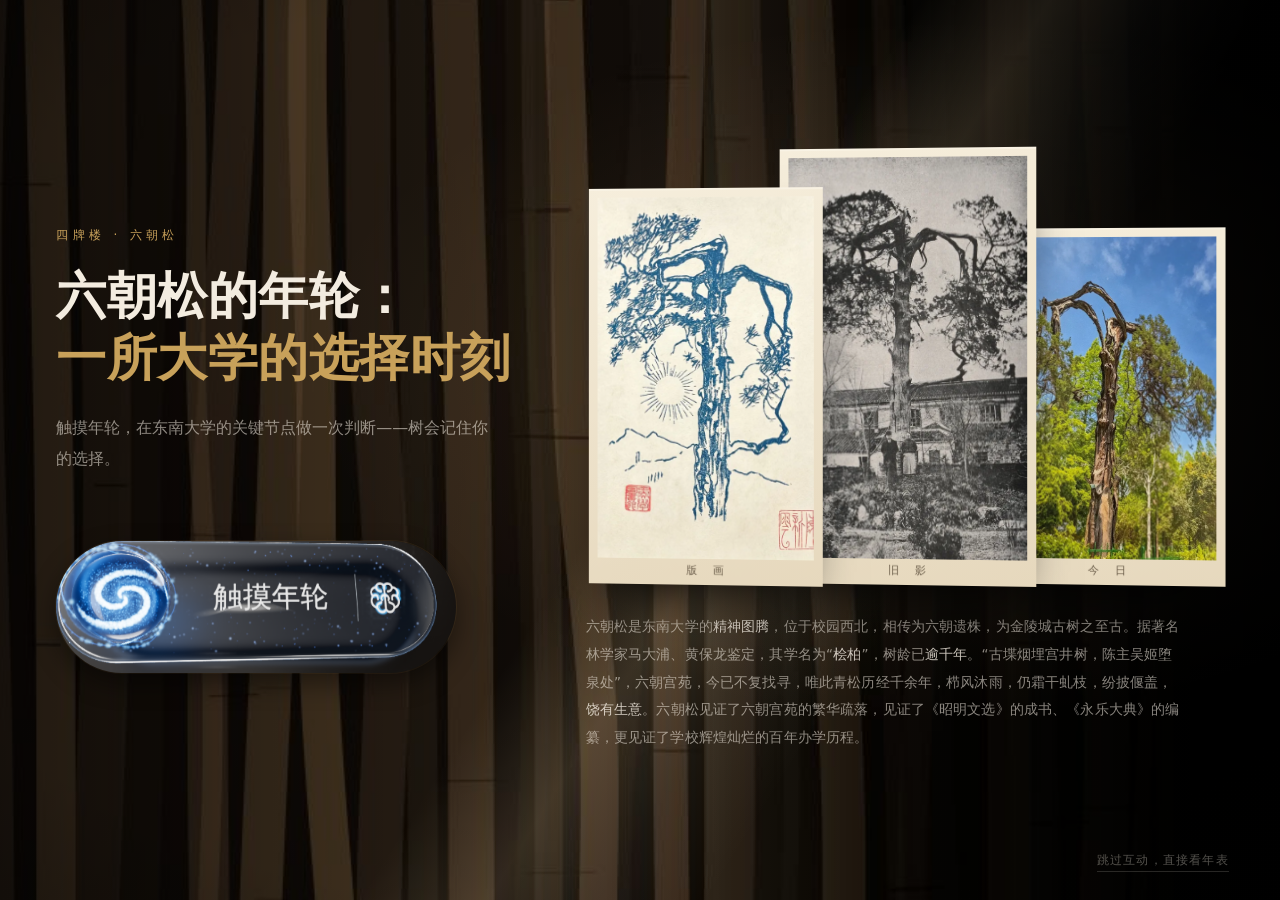
<file: liuchaosong.html>
<!DOCTYPE html>
<html lang="zh-CN">
<head>
<meta charset="utf-8" />
<meta name="viewport" content="width=device-width, initial-scale=1" />
<title>六朝松的年轮 · 东南大学</title>
<link rel="stylesheet" href="song.css" />
<style>html,body{margin:0;height:100%;overflow:hidden;background:#0b0806}</style>
</head>
<body>

<section class="song" id="song">
<!-- ============================ A 首屏 ============================ -->
<section id="intro">
  <div class="seam" aria-hidden="true"></div>
  <div class="intro-grid">
    <div class="intro-copy">
      <p class="eyebrow">四牌楼 · 六朝松</p>
      <h1>六朝松的年轮：<br /><em>一所大学的选择时刻</em></h1>
      <p class="sub">触摸年轮，在东南大学的关键节点做一次判断——树会记住你的选择。</p>
      <div class="glass-cta" id="enter">
            <iframe src="glass-ai-button.html" title="触摸年轮" loading="lazy" scrolling="no"></iframe>
          </div>
    </div>

    <div class="plate">
      <div class="screen" id="screen">
        <figure class="panel" style="--w:238;--h:362">
          <span class="frame"><img src="img/plate-a.webp" alt="六朝松线描版画" /></span>
          <figcaption>版　画</figcaption>
        </figure>
        <figure class="panel" style="--w:258;--h:402">
          <span class="frame"><img src="img/plate-b.webp" alt="六朝松历史旧影" /></span>
          <figcaption>旧　影</figcaption>
        </figure>
        <figure class="panel" style="--w:234;--h:322">
          <span class="frame"><img src="img/plate-c.webp" alt="六朝松今日实景" /></span>
          <figcaption>今　日</figcaption>
        </figure>
      </div>
      <p class="plate-note">六朝松是东南大学的<b>精神图腾</b>，位于校园西北，相传为六朝遗株，为金陵城古树之至古。据著名林学家马大浦、黄保龙鉴定，其学名为“<b>桧柏</b>”，树龄已<b>逾千年</b>。“古堞烟埋宫井树，陈主吴姬堕泉处”，六朝宫苑，今已不复找寻，唯此青松历经千余年，栉风沐雨，仍霜干虬枝，纷披偃盖，<b>饶有生意</b>。六朝松见证了六朝宫苑的繁华疏落，见证了《昭明文选》的成书、《永乐大典》的编纂，更见证了学校辉煌灿烂的百年办学历程。</p>
      <button class="plate-toggle" id="plateToggle" type="button">展开全文</button>
    </div>
  </div>
  <a class="skip" href="#" id="skip">跳过互动，直接看年表</a>
</section>


<!-- ============================ B 年轮主视图 ============================ -->
<section id="ringview">
  <div class="topbar">
    <span class="tb-left">
      <button class="back-intro" id="backIntro" type="button">← 回到开头</button>
      <span>六朝松 · 年轮</span>
    </span>
    <span class="song-progress">已抉择 <b id="done">0</b> / 4</span>
  </div>

  <div class="disc-wrap">
    <canvas id="disc"></canvas>
  </div>

  <div class="caption" id="caption">
    <div class="yr" id="capYear"></div>
    <div class="q" id="capQ"></div>
    <div class="hint" id="capHint"></div>
  </div>

  <div class="ground" id="ground"></div>
  <div class="yearmark" id="yearmark"></div>


  <button class="chrono-btn" id="chronoBtn" type="button">校史简表</button>

  <button class="remember" id="remember" disabled>
    六朝松记得 <span class="n" id="memCount">0</span>
  </button>
</section>

<!-- ============================ 辅助年表 ============================ -->
<section class="chrono" id="chrono">
  <div class="chrono-sheet">
    <div class="chrono-head">
      <h3>校史简表</h3>
      <span class="sub">1902 — NOW</span>
      <button class="chrono-close" id="chronoClose" type="button" aria-label="关闭">×</button>
    </div>
    <div class="chrono-list" id="chronoList"></div>
    <p class="chrono-note">完整校史以校史馆资料为准；此处仅列校名与办学层次的沿革。<a class="chrono-more" href="#history">查看完整校史 →</a></p>
  </div>
</section>


<!-- ============================ 树说话 ============================ -->
<div class="toast" id="toast"></div>

<!-- ============================ C 占位 ============================ -->
<section id="decision">
  <div>
    <div class="yr" id="decYear"></div>
    <h3 id="decQ"></h3>
    <p>这里进入约 2–2.5 分钟的抉择体验：情境 → 调查 → 选择 → 人物回应 → 历史揭示。当前为 B 站原型，先用占位页面验证「进入 / 返回」的手感。</p>
    <button class="back" id="back">返回年轮</button>
  </div>
</section>

<!-- ============================ C 段 ============================ -->
<section id="story">
  <div class="story-inner">
    <div class="story-head">
      <span class="yr" id="storyYear">1935</span>
      <span class="who" id="storyWho">中央大学校长 · 罗家伦</span>
      <span class="stage" id="storyStage">情境</span>
    </div>

    <!-- C1：翻书 -->
    <div class="stage-pane" id="stageCase">
      <div class="stack" id="stack"></div>
    </div>

    <!-- C2 调查 -->
    <div class="stage-pane" id="stageAsk" hidden>
      <p class="ask-intro">案上就这些。在下判断之前，还可以问三个问题。</p>
      <div class="ask-list" id="askList"></div>
    </div>

    <!-- C3 选择 -->
    <div class="stage-pane" id="stagePick" hidden>
      <div class="pick-wrap" id="pickList"></div>
    </div>

    <!-- C4 手记 / 清单 / 记录 -->
    <div class="stage-pane" id="stageNote" hidden>
      <div class="paper note-paper">
        <div class="note-meta">
          <span id="noteMetaL">手记</span>
          <span id="noteMetaR">二十四年秋 · 南京</span>
        </div>
        <p class="note-body rule" id="noteBody"></p>
        <div class="ledger" id="noteLedger" hidden></div>
        <div class="lines" id="noteLines" hidden></div>
        <p class="note-sign" id="noteSign"></p>
        <p class="note-foot">基于校史资料的模拟回应</p>
      </div>
    </div>

    <!-- C5 历史揭示 -->
    <div class="stage-pane" id="stageReveal" hidden>
      <div class="reveal">
        <p class="r-tag" id="rvTag"></p>
        <p class="r-main" id="rvMain"></p>
        <p class="r-echo" id="rvEcho"></p>
        <p class="r-src" id="rvSrc"></p>
      </div>
    </div>

    <div class="story-nav">
      <button class="nav-back" id="storyBack">← 上一步</button>
      <span class="story-step" id="storyStep">档案 1 / 3</span>
      <button class="story-btn" id="storyNext">翻下一张</button>
    </div>

    <p class="story-warn">情境为基于公开史料的场景重构，对话与数值为示意，正式发布前请以校史馆资料核实。</p>
  </div>
</section>
<!-- ============================ 树的记忆清单 ============================ -->
<section class="memory" id="memory">
  <div class="memory-inner">
    <h2>六朝松记得</h2>
    <p class="lead">你在这棵树上做过的选择</p>
    <ul id="memList"></ul>
    <p class="last" id="memLast"></p>
    <button class="close" id="memClose">回到年轮</button>
  </div>
</section>
</section>

<script src="song.js"></script>
</body>
</html>
</file>
<file: song.css>
/* ============ 六朝松 · 作用域 ============ */
/* 独立页和主页内嵌共用这一段：把这套固定视口的界面收进一个 100vh 的区块里 */
.song{
  position:relative;
  /* 旧浏览器回退用 vh；支持 dvh 的浏览器用真实可见高度，
     避免手机地址栏收起/展开时这一屏的高度对不上 */
  height:100vh;
  height:100dvh;
  overflow:hidden;
  isolation:isolate;
  contain:layout paint style;
  background:#0b0806;
}
.song #intro,
.song #ringview,
.song #story,
.song #decision,
.song .chrono,
.song .memory,
.song .toast{position:absolute;}

  /* 变量与基础排版都收进 .song，绝不外泄到主站 */
  .song{
    --ink:#0b0806;
    --ink2:#140f0a;
    --wood:#a9814f;
    --wood-dim:#6d5030;
    --gold:#c8a15a;
    --cream:#f3ece0;
    --muted:rgba(243,236,224,.56);
    color:var(--cream);
    font-family:-apple-system,BlinkMacSystemFont,"PingFang SC","Hiragino Sans GB","Microsoft YaHei",system-ui,sans-serif;
  }
  .song,
  .song *,
  .song *::before,
  .song *::after{box-sizing:border-box}

  /* 与上一屏的接缝：顶色取自第一屏底部的地面色，18vh 内化开，消掉那条硬边 */
  #intro .seam{
    display:none;   /* 独立页没有上一屏，不画接缝 */
    position:absolute;left:0;right:0;top:0;height:18vh;z-index:1;
    pointer-events:none;
    background:linear-gradient(180deg,
      rgba(69,71,70,.96) 0%, rgba(69,71,70,.62) 26%,
      rgba(69,71,70,.28) 58%, rgba(69,71,70,.06) 84%,
      rgba(69,71,70,0) 100%);
    transition:background .8s ease;
  }
  /* 只有主站（会写 body[data-mood]）才显示 */
  body[data-mood] #intro .seam{display:block}
  body[data-mood="dawn"] #intro .seam{
    background:linear-gradient(180deg,
      rgba(63,53,48,.96) 0%, rgba(63,53,48,.62) 26%,
      rgba(63,53,48,.28) 58%, rgba(63,53,48,.06) 84%,
      rgba(63,53,48,0) 100%);
  }
  body[data-mood="noon"] #intro .seam{
    background:linear-gradient(180deg,
      rgba(69,71,70,.96) 0%, rgba(69,71,70,.62) 26%,
      rgba(69,71,70,.28) 58%, rgba(69,71,70,.06) 84%,
      rgba(69,71,70,0) 100%);
  }
  body[data-mood="dusk"] #intro .seam{
    background:linear-gradient(180deg,
      rgba(60,44,37,.96) 0%, rgba(60,44,37,.62) 26%,
      rgba(60,44,37,.28) 58%, rgba(60,44,37,.06) 84%,
      rgba(60,44,37,0) 100%);
  }
  body[data-mood="night"] #intro .seam{
    background:linear-gradient(180deg,
      rgba(12,19,28,.96) 0%, rgba(12,19,28,.62) 26%,
      rgba(12,19,28,.28) 58%, rgba(12,19,28,.06) 84%,
      rgba(12,19,28,0) 100%);
  }
  body[data-mood="rain"] #intro .seam{
    background:linear-gradient(180deg,
      rgba(25,30,36,.96) 0%, rgba(25,30,36,.62) 26%,
      rgba(25,30,36,.28) 58%, rgba(25,30,36,.06) 84%,
      rgba(25,30,36,0) 100%);
  }
  body[data-mood="snow"] #intro .seam{
    background:linear-gradient(180deg,
      rgba(55,58,60,.96) 0%, rgba(55,58,60,.62) 26%,
      rgba(55,58,60,.28) 58%, rgba(55,58,60,.06) 84%,
      rgba(55,58,60,0) 100%);
  }

  /* ============ 首屏 A：只有一段树皮，整棵树在画框外 ============ */
  #intro{
    position:fixed;inset:0;z-index:20;
    background:var(--ink);
    transition:opacity 1.05s ease, transform 1.35s cubic-bezier(.3,.7,.2,1), filter 1.05s ease;
  }
  #intro::before{ /* 树皮：纹理在加载时用 canvas 画出来 */
    content:"";position:absolute;inset:-10% -12% -10% -18%;
    background-color:#120d08;
    background-image:var(--bark-img, linear-gradient(91deg,#0c0906,#2e2317,#150f0a,#3a2b1c,#0e0a07,#271c12));
    background-size:cover;
    background-position:center;
    
    opacity:.97;
  }
  #intro::after{ /* 圆柱明暗 + 一束斜光 */
    content:"";position:absolute;inset:0;pointer-events:none;
    background:
      linear-gradient(90deg,
        rgba(0,0,0,.60) 0%, rgba(0,0,0,.42) 16%, rgba(0,0,0,.20) 34%, transparent 55%,
        rgba(255,226,180,.06) 48%, transparent 66%, rgba(0,0,0,.82) 100%),
      linear-gradient(122deg,
        transparent 50%, rgba(255,224,172,.17) 57%,
        rgba(255,240,208,.06) 63%, transparent 69%),
      radial-gradient(68% 54% at 73% 41%, rgba(255,206,140,.12), transparent 72%),
      radial-gradient(120% 100% at 50% 50%, transparent 52%, rgba(4,3,2,.55) 100%);
  }
  .intro-copy{
    position:relative;z-index:2;
    height:100%;display:flex;flex-direction:column;justify-content:center;
    padding:0 clamp(28px,9vw,150px);
    max-width:900px;
  }
  .eyebrow{
    font-size:12px;letter-spacing:.36em;color:var(--gold);
    margin:0 0 22px;text-transform:uppercase;
  }
  .intro-copy h1{
    font-family:"Songti SC","STSong","SimSun",serif;
    font-size:clamp(30px,3.9vw,56px);line-height:1.24;margin:0 0 22px;
    font-weight:600;letter-spacing:.01em;
  }
  .intro-copy h1 em{font-style:normal;color:var(--gold)}
  .sub{
    font-size:clamp(14px,1.25vw,17px);line-height:1.95;color:var(--muted);
    max-width:44ch;margin:0 0 38px;
  }
  .cta{
    display:inline-flex;align-items:center;gap:12px;align-self:flex-start;
    padding:14px 30px;border-radius:999px;border:1px solid rgba(200,161,90,.5);
    background:transparent;color:var(--gold);font:inherit;font-size:14px;
    letter-spacing:.1em;cursor:pointer;
    transition:background .3s,border-color .3s,transform .3s;
  }
  .cta:hover{background:rgba(200,161,90,.12);border-color:var(--gold);transform:translateY(-2px)}

  /* ---------- 玻璃 AI 按钮（ThreeUI GlassAiButton，作为「触摸年轮」主 CTA） ---------- */
  .glass-cta{
    position:relative;
    width:min(400px, 68vw);
    aspect-ratio:400 / 132;
    margin-top:clamp(20px, 2.4vw, 28px);
    border-radius:999px;
    overflow:hidden;
    box-shadow:0 10px 26px rgba(0,0,0,.45), 0 0 0 1px rgba(200,161,90,.10);
    cursor:pointer;
  }
  .glass-cta iframe{
    display:block;
    width:100%;
    height:100%;
    border:0;
    background:transparent;
  }

  .cta .dot{width:6px;height:6px;border-radius:50%;background:var(--gold);box-shadow:0 0 12px var(--gold)}
  /* 回到主站的面包屑 */
  .back-site{
    position:absolute;left:clamp(24px,4.4vw,72px);bottom:clamp(26px,4.2vh,44px);z-index:3;
    font-size:12px;letter-spacing:.1em;
    color:rgba(243,236,224,.34);
    text-decoration:none;
    border-bottom:1px solid rgba(243,236,224,.14);
    padding-bottom:2px;
    transition:color .25s ease, border-color .25s ease;
  }
  .back-site:hover{color:rgba(200,161,90,.9);border-bottom-color:rgba(200,161,90,.5)}

  .skip{
    position:absolute;right:clamp(20px,4vw,54px);bottom:28px;z-index:3;
    font-size:12px;letter-spacing:.1em;color:rgba(243,236,224,.34);
    text-decoration:none;border-bottom:1px solid rgba(243,236,224,.16);padding-bottom:2px;
  }
  .skip:hover{color:rgba(243,236,224,.7)}

  /* ============ 首屏图版：屏风不等高，左右叠压 ============ */
  .intro-grid{
    position:relative;z-index:2;
    height:100%;
    display:grid;
    grid-template-columns:minmax(0,1fr) auto;
    align-items:center;
    gap:clamp(24px,3.2vw,48px);
    padding:0 clamp(24px,4.4vw,72px);
  }
  .intro-copy{
    height:auto;
    padding:0;
    max-width:640px;
  }

  .plate{max-width:760px}
  .screen{
    display:flex;
    align-items:flex-end;
    justify-content:flex-end;
    perspective:1800px;
    perspective-origin:50% 40%;
    padding-bottom:2px;
  }

  .panel{
    --ry:-6deg; --sc:1; --lift:0px; --px:0px; --py:0px;
    position:relative;
    width:calc(var(--w) * 1px * var(--k,1));
    margin:0 0 0 -46px;
    transform-origin:50% 100%;
    transform:translate3d(var(--px), calc(var(--py) + var(--lift)), 0) rotateY(var(--ry)) scale(var(--sc));
    transition:transform .5s cubic-bezier(.22,.78,.2,1), filter .5s ease, box-shadow .5s ease;
    opacity:0;

  }
  .panel:first-child{margin-left:0 !important}
  .panel.in{opacity:1}

  /* 装裱：统一三种媒介的底色 */
  .panel .frame{
    display:block;
    background:linear-gradient(168deg,#f6eedc,#e6d8bd);
    padding:9px 9px 26px;
    box-shadow:
      0 26px 48px -24px rgba(0,0,0,.95),
      0 2px 0 rgba(255,252,242,.35) inset;
  }
  .panel img{
    display:block;
    width:100%;
    height:calc(var(--h) * 1px * var(--k,1));
    object-fit:cover;
  }
  .panel figcaption{
    position:absolute;
    left:0;right:0;bottom:7px;
    text-align:center;
    font-size:10.5px;
    letter-spacing:.26em;
    color:rgba(58,44,28,.72);
    text-indent:.26em;
  }

  /* 叠压顺序：左压右 */
  .panel:nth-child(1){z-index:3}
  .panel:nth-child(2){z-index:2}
  .panel:nth-child(3){z-index:1}

  /* 动效：悬停转正、抬起，兄弟后退变暗 */
  .panel:hover{
    --ry:0deg; --sc:1.035; --lift:-14px;
    z-index:10;
  }
  .panel:hover .frame{
    box-shadow:
      0 40px 70px -26px rgba(0,0,0,1),
      0 0 0 1px rgba(200,161,90,.35);
  }
  .screen:hover .panel:not(:hover){
    --ry:-9deg; --sc:.985;
    filter:brightness(.72) saturate(.86);
  }

  .plate-note{
    margin:26px 0 0;
    max-width:44em;
    font-size:13.5px;
    line-height:2.05;
    color:rgba(243,236,224,.56);
    letter-spacing:.01em;
  }
  .plate-note b{color:rgba(243,236,224,.82);font-weight:500}

  /* 手机端：文案默认收成两行，点“展开全文”才铺开 */
  .plate-toggle{display:none}

  @media (max-width:1180px){
    #intro{overflow-y:auto}
    /* 树皮背景默认向下多铺 10%，会白白撑出可滚动高度，
       手机上就变成“内部还能再滑一段”；这里收回到边界内 */
    #intro::before{top:0;bottom:0}
    .intro-grid{
      grid-template-columns:minmax(0,1fr);align-items:start;
      height:auto;
      /* 不要再撑满整屏：撑满会把底部的“跳过互动”挤出可视区，
         于是这一屏出现内部滚动，手机上滑起来就“黏” */
      min-height:0;
      padding:34px 22px 24px;
    }
    .intro-copy h1{margin-bottom:12px}
    .intro-copy .sub{margin-bottom:20px}
    .plate{max-width:none}
    .screen{--k:.50;justify-content:flex-start;overflow-x:auto;padding-bottom:8px;scrollbar-width:none}
    .screen::-webkit-scrollbar{display:none}
    .panel{margin-left:-34px}
    .panel:first-child{margin-left:0 !important}

    .plate-note{
      font-size:12.5px;line-height:1.9;max-width:none;margin-top:14px;
      display:-webkit-box;
      -webkit-line-clamp:2;
      -webkit-box-orient:vertical;
      overflow:hidden;
    }
    .plate-note.is-open{
      display:block;
      -webkit-line-clamp:unset;
      overflow:visible;
    }
    .plate-toggle{
      display:inline-block;
      margin-top:8px;
      padding:4px 0;
      background:none;border:none;
      font:inherit;font-size:12.5px;letter-spacing:.08em;
      color:rgba(200,161,90,.9);
      border-bottom:1px solid rgba(200,161,90,.32);
      cursor:pointer;
    }

    .skip{position:static;display:block;margin:14px 22px 0;text-align:right}
  }


  #intro.gone{opacity:0;transform:scale(2.45);filter:blur(9px);pointer-events:none}

  /* ============ 主视图 B ============ */
  #ringview{
    position:fixed;inset:0;z-index:10;
    opacity:0;pointer-events:none;
    /* 从中心开一个"洞"，像看进树干的横截面 */
    clip-path:circle(0% at 50% 46%);
    -webkit-clip-path:circle(0% at 50% 46%);
    transition:opacity .85s ease, clip-path 1.15s cubic-bezier(.22,.78,.2,1);
    background:
      radial-gradient(58% 52% at 50% 46%, #1d150d 0%, #0d0a07 58%, #070504 100%);
  }
  #ringview.on{
    opacity:1;pointer-events:auto;
    clip-path:circle(92% at 50% 46%);
    -webkit-clip-path:circle(92% at 50% 46%);
  }

  .disc-wrap{position:absolute;inset:0;display:grid;place-items:center}
  #disc{
    display:block;cursor:crosshair;
    transform:scale(.74);opacity:0;
    transition:transform 1.7s cubic-bezier(.22,.78,.2,1), opacity 1.1s ease;
  }
  #ringview.on #disc{transform:none;opacity:1}

  /* 顶部信息 */
  .topbar{
    position:absolute;top:0;left:0;right:0;z-index:3;
    display:flex;align-items:center;justify-content:space-between;
    padding:22px clamp(20px,3.6vw,48px);
    font-size:12px;letter-spacing:.22em;color:rgba(243,236,224,.45);
  }
  .topbar .song-progress b{color:var(--gold);font-weight:600}
  .topbar .tb-left{display:flex;align-items:center;gap:18px}
  .back-intro{
    background:none;border:none;padding:6px 0;
    font:inherit;font-size:12px;letter-spacing:.18em;
    color:rgba(243,236,224,.34);cursor:pointer;
    transition:color .25s ease;
  }
  .back-intro:hover{color:var(--gold)}

  /* 悬停说明条 */
  .caption{
    position:absolute;left:50%;bottom:clamp(96px,13vh,150px);translate:-50% 0;z-index:3;
    text-align:center;pointer-events:none;
    opacity:0;transform:translateY(10px);
    transition:opacity .3s ease, transform .35s ease;
  }
  .caption.on{opacity:1;transform:none}
  .caption .yr{font-size:12px;letter-spacing:.3em;color:var(--gold);margin-bottom:10px}
  .caption .q{
    font-family:"Songti SC","STSong",serif;
    font-size:clamp(19px,2.1vw,26px);color:var(--cream);letter-spacing:.02em;
  }
  .caption .hint{margin-top:10px;font-size:11.5px;letter-spacing:.14em;color:rgba(243,236,224,.34)}

  /* 制度圈提示（只读） */
  .caption.readonly .q{font-size:clamp(15px,1.5vw,18px);color:rgba(243,236,224,.7)}
  .caption.readonly .hint{color:rgba(243,236,224,.26)}

  /* 落叶 · 地面只有一小片被照亮 */
  .ground{position:absolute;left:0;right:0;bottom:0;height:32vh;z-index:2;pointer-events:none}
  .ground::before{
    content:"";position:absolute;left:50%;bottom:-14%;translate:-50% 0;
    width:min(820px,78vw);height:100%;
    background:
      radial-gradient(ellipse 52% 78% at 50% 88%,
        rgba(255,214,150,.17) 0%,
        rgba(255,196,120,.08) 40%,
        rgba(140,100,55,.03) 62%,
        transparent 76%);
    filter:blur(7px);
    opacity:.9;z-index:2;
    transition:opacity 1.1s ease, filter 1.1s ease;
  }
  /* 落叶落下时，那一小片地被点亮 */
  .ground.focus::before{opacity:1;filter:blur(3px) brightness(2.1)}
  .ground::after{
    content:"";position:absolute;inset:0;
    background:linear-gradient(180deg, transparent 0%, rgba(6,4,3,.5) 44%, rgba(6,4,3,.86) 100%);
    pointer-events:none;z-index:1;
  }
  .leaf{
    position:absolute;width:34px;height:34px;z-index:3;
    border-radius:72% 0 72% 0;
    background:radial-gradient(circle at 34% 30%, rgba(255,226,168,.95), rgba(200,161,90,.55) 48%, rgba(160,120,60,.18) 74%, transparent 78%);
    filter:blur(.5px) drop-shadow(0 0 12px rgba(255,214,150,.45));
    opacity:0;
    pointer-events:auto;cursor:default;
    transition:transform .3s ease, filter .3s ease;
  }
  .leaf.landed{opacity:1}
  .leaf:hover{transform:scale(1.35);filter:blur(0) drop-shadow(0 0 20px rgba(255,214,150,.85))}
  .leaf .tag{
    position:absolute;left:50%;bottom:130%;translate:-50% 0;
    white-space:nowrap;font-size:11px;letter-spacing:.12em;
    color:rgba(243,236,224,.78);
    background:rgba(12,9,6,.88);border:1px solid rgba(200,161,90,.3);
    padding:4px 10px;border-radius:999px;
    opacity:0;transition:opacity .25s;pointer-events:none;
  }
  .leaf:hover .tag{opacity:1}

  /* 六朝松记得 */
  .remember{
    position:absolute;right:clamp(20px,3.6vw,46px);bottom:clamp(24px,4vh,40px);z-index:4;
    display:flex;align-items:center;gap:9px;
    padding:11px 20px;border-radius:999px;font:inherit;font-size:12.5px;letter-spacing:.14em;
    border:1px solid rgba(200,161,90,.28);background:rgba(12,9,6,.6);
    color:rgba(243,236,224,.4);cursor:not-allowed;
    transition:all .35s ease;
  }
  .remember.ready{color:var(--gold);border-color:rgba(200,161,90,.5);cursor:pointer}
  .remember.ready:hover{background:rgba(200,161,90,.14)}
  .remember .n{
    min-width:18px;height:18px;padding:0 5px;border-radius:9px;
    display:grid;place-items:center;font-size:10.5px;letter-spacing:0;
    background:rgba(200,161,90,.18);color:rgba(243,236,224,.6);
  }
  .remember.ready .n{background:rgba(200,161,90,.28);color:var(--gold)}

  /* 树的记忆清单 */

  /* ---------- 辅助年表抽屉 ---------- */
  .chrono-btn{
    position:absolute;left:clamp(20px,3.6vw,48px);bottom:clamp(24px,4vh,40px);z-index:4;
    display:flex;align-items:center;gap:9px;
    padding:11px 20px;border-radius:999px;font:inherit;font-size:12.5px;letter-spacing:.14em;
    border:1px solid rgba(243,236,224,.16);background:rgba(12,9,6,.6);
    color:rgba(243,236,224,.5);cursor:pointer;
    transition:all .35s ease;
  }
  .chrono-btn:hover{color:var(--gold);border-color:rgba(200,161,90,.45);background:rgba(200,161,90,.1)}

  .chrono{
    position:fixed;inset:0;z-index:28;
    display:flex;align-items:flex-end;justify-content:center;
    background:rgba(4,3,2,.72);
    opacity:0;pointer-events:none;transition:opacity .5s ease;
  }
  .chrono.on{opacity:1;pointer-events:auto}
  .chrono-sheet{
    width:min(100%,880px);
    max-height:86vh;
    background:linear-gradient(180deg,#12100b,#0a0805);
    border-top:1px solid rgba(200,161,90,.35);
    border-radius:3px 3px 0 0;
    box-shadow:0 -30px 80px -20px rgba(0,0,0,.95);
    display:flex;flex-direction:column;
    transform:translateY(28px);
    transition:transform .55s cubic-bezier(.22,.78,.2,1);
  }
  .chrono.on .chrono-sheet{transform:none}
  .chrono-head{
    display:flex;align-items:baseline;gap:14px;
    padding:20px clamp(22px,3vw,34px) 14px;
    border-bottom:1px solid rgba(200,161,90,.14);
  }
  .chrono-head h3{
    margin:0;font-family:"Songti SC","STSong",serif;
    font-size:17px;font-weight:600;letter-spacing:.06em;color:rgba(243,236,224,.9);
  }
  .chrono-head .sub{font-size:11px;letter-spacing:.2em;color:rgba(243,236,224,.34)}
  .chrono-close{
    margin-left:auto;background:none;border:none;
    color:rgba(243,236,224,.42);font:inherit;font-size:18px;line-height:1;
    cursor:pointer;padding:4px 6px;transition:color .25s;
  }
  .chrono-close:hover{color:var(--gold)}

  .chrono-list{overflow-y:auto;padding:6px clamp(22px,3vw,34px) 26px}
  .chrono-row{
    display:grid;grid-template-columns:64px 1fr auto;gap:16px;align-items:baseline;
    padding:8.5px 0;border-bottom:1px solid rgba(243,236,224,.055);
  }
  .chrono-row:last-child{border-bottom:none}
  .chrono-row .y{font-size:13px;letter-spacing:.08em;color:rgba(200,161,90,.8);font-variant-numeric:tabular-nums}
  .chrono-row .n{font-family:"Songti SC","STSong",serif;font-size:14.5px;color:rgba(243,236,224,.86)}
  .chrono-row .t{font-size:11px;letter-spacing:.16em;color:rgba(243,236,224,.3)}
  .chrono-row.key .n{color:var(--gold)}
  .chrono-row.key .t{color:rgba(200,161,90,.65)}
  .chrono-more{
    display:inline-block;margin-left:10px;
    color:rgba(200,161,90,.75);text-decoration:none;
    border-bottom:1px solid rgba(200,161,90,.28);padding-bottom:1px;
    transition:color .25s ease, border-color .25s ease;
  }
  .chrono-more:hover{color:var(--gold);border-bottom-color:rgba(200,161,90,.7)}
  .chrono-note{
    padding:14px clamp(22px,3vw,34px) 4px;
    font-size:11px;line-height:1.8;color:rgba(243,236,224,.26);
  }

  @media (max-width:720px){
    .chrono-row{grid-template-columns:56px 1fr;gap:12px}
    .chrono-row .t{display:none}
    .chrono-sheet{max-height:88vh}
  }

  /* ---------- 收尾 ---------- */
  #ringview.complete .disc-wrap{
    filter:brightness(.84) saturate(.9);
    transition:filter 1.8s ease;
  }
  #ringview.complete #disc{
    transform:scale(.986);
    transition:transform 2s cubic-bezier(.22,.78,.2,1);
  }

  .toast.final{
    font-size:clamp(21px,2.3vw,31px);
    letter-spacing:.07em;
    color:#f0d7a4;
    padding:24px 60px;
    transition:opacity 1.4s ease, transform 1.4s ease;
  }

  .yearmark{
    position:absolute;left:50%;top:clamp(22px,3.2vh,36px);translate:-50% 0;z-index:4;
    font-size:12px;letter-spacing:.32em;color:rgba(214,176,120,.78);
    white-space:nowrap;pointer-events:none;
    text-shadow:0 2px 16px rgba(0,0,0,.95), 0 0 34px rgba(0,0,0,.85);
    opacity:0;transform:translateY(-8px);
    transition:opacity 1.6s ease .8s, transform 1.6s ease .8s;
  }
  .yearmark.on{opacity:1;transform:none}

  .remember.final{
    border-color:rgba(200,161,90,.75);
    color:var(--gold);
    box-shadow:0 0 0 1px rgba(200,161,90,.25), 0 0 26px -6px rgba(200,161,90,.55);
  }
  .memory{
    position:fixed;inset:0;z-index:30;display:grid;place-items:center;
    background:rgba(6,4,3,.94);
    opacity:0;pointer-events:none;transition:opacity .5s ease;
  }
  .memory.on{opacity:1;pointer-events:auto;backdrop-filter:blur(6px)}
  .memory-inner{width:min(100% - 48px,640px);max-height:78vh;overflow:auto;padding:8px 4px}
  .memory h2{
    font-family:"Songti SC","STSong",serif;font-size:clamp(22px,2.6vw,30px);
    margin:0 0 6px;font-weight:600;letter-spacing:.04em;
  }
  .memory .lead{font-size:12px;letter-spacing:.24em;color:rgba(200,161,90,.7);margin:0 0 30px}
  .memory ul{list-style:none;margin:0;padding:0;display:grid;gap:22px}
  .memory li{
    font-family:"Songti SC","STSong",serif;
    font-size:clamp(16px,1.7vw,20px);line-height:1.85;color:rgba(243,236,224,.9);
    padding-left:22px;border-left:1px solid rgba(200,161,90,.25);
    opacity:0;transform:translateY(10px);
    animation:memIn .7s ease forwards;
  }
  @keyframes memIn{to{opacity:1;transform:none}}
  .memory .last{
    margin-top:38px;font-family:"Songti SC","STSong",serif;
    font-size:clamp(15px,1.6vw,18px);color:var(--gold);letter-spacing:.06em;
    opacity:0;animation:memIn .9s ease 1.1s forwards;
  }
  .memory .close{
    margin-top:40px;background:none;border:1px solid rgba(243,236,224,.2);
    color:rgba(243,236,224,.6);font:inherit;font-size:12px;letter-spacing:.16em;
    padding:9px 22px;border-radius:999px;cursor:pointer;transition:all .3s;
  }
  .memory .close:hover{border-color:var(--gold);color:var(--gold)}

  /* 树说话（toast） */
  .toast{
    position:fixed;left:50%;bottom:clamp(120px,16vh,180px);translate:-50% 0;z-index:25;
    font-family:"Songti SC","STSong",serif;
    font-size:clamp(16px,1.7vw,21px);line-height:1.8;color:var(--cream);
    text-align:center;max-width:min(90vw,620px);
    text-shadow:0 2px 20px rgba(0,0,0,.9);
    opacity:0;transform:translateY(12px);
    transition:opacity .9s ease,transform .9s ease;
    pointer-events:none;
    padding:16px 44px;border-radius:999px;
    background:radial-gradient(ellipse at center,
      rgba(8,6,4,.86) 32%, rgba(8,6,4,.52) 64%, transparent 100%);
  }
  .toast.on{opacity:1;transform:none}

  /* ============ C 占位 ============ */
  #decision{
    position:fixed;inset:0;z-index:18;
    display:grid;place-items:center;text-align:center;
    background:rgba(6,4,3,.94);
    opacity:0;pointer-events:none;transition:opacity .55s ease;
    padding:32px;
  }
  #decision.on{opacity:1;pointer-events:auto}
  #decision .yr{font-size:12px;letter-spacing:.34em;color:var(--gold);margin-bottom:18px}
  #decision h3{
    font-family:"Songti SC","STSong",serif;
    font-size:clamp(24px,3.2vw,40px);margin:0 0 26px;font-weight:600;
  }
  #decision p{
    font-size:13px;line-height:1.95;color:rgba(243,236,224,.42);
    max-width:36ch;margin:0 auto 40px;
  }
  #decision .back{
    padding:12px 28px;border-radius:999px;border:1px solid rgba(200,161,90,.45);
    background:transparent;color:var(--gold);font:inherit;font-size:13px;
    letter-spacing:.12em;cursor:pointer;transition:all .3s;
  }
  #decision .back:hover{background:rgba(200,161,90,.14)}

  /* ============ C 段：1935 罗家伦 ============ */
  #story{
    position:fixed;inset:0;z-index:19;
    background:radial-gradient(70% 60% at 50% 38%, #17110a 0%, #090705 62%, #050403 100%);
    opacity:0;pointer-events:none;transition:opacity .6s ease;
    overflow:auto;
  }
  #story.on{opacity:1;pointer-events:auto}
  .story-inner{
    width:min(100% - 48px,940px);margin:0 auto;
    min-height:100%;display:flex;flex-direction:column;justify-content:center;
    padding:clamp(36px,6vh,80px) 0;
  }
  .story-head{display:flex;align-items:baseline;gap:14px;margin-bottom:26px}
  .story-head .yr{font-size:12px;letter-spacing:.32em;color:var(--gold)}
  .story-head .who{font-size:12px;letter-spacing:.16em;color:rgba(243,236,224,.42)}
  .story-head .stage{margin-left:auto;font-size:10.5px;letter-spacing:.24em;color:rgba(200,161,90,.55)}

  /* ---------- 书：一页一页翻 ---------- */
  .paper{
    position:relative;
    color:#2b2419;
    border:1px solid rgba(120,94,58,.22);
    border-radius:2px;
    background:
      radial-gradient(circle at 16% 24%, rgba(158,120,66,.14) 0 2.2px, transparent 2.9px),
      radial-gradient(circle at 73% 70%, rgba(158,120,66,.12) 0 3.2px, transparent 3.9px),
      radial-gradient(circle at 42% 86%, rgba(158,120,66,.10) 0 1.8px, transparent 2.5px),
      radial-gradient(circle at 89% 32%, rgba(158,120,66,.09) 0 2.6px, transparent 3.3px),
      radial-gradient(circle at 28% 58%, rgba(158,120,66,.08) 0 1.6px, transparent 2.3px),
      radial-gradient(circle at 62% 14%, rgba(158,120,66,.08) 0 2px, transparent 2.7px),
      repeating-linear-gradient(92deg, rgba(146,114,70,.03) 0 1px, transparent 1px 5px),
      radial-gradient(135% 105% at 14% 2%, #fcf2d9 0%, #f1e1bd 38%, #e1ca9f 72%, #d3b789 100%);
    box-shadow:
      0 26px 54px -28px rgba(0,0,0,.95),
      inset 0 0 70px rgba(150,116,66,.24),
      inset 0 0 0 1px rgba(255,252,242,.5);
  }
  /* ---------- 三张情景浮在桌面上，前一张压住后一张 ---------- */
  .stack{position:relative;transition:height .45s ease}
  .st-card{
    position:absolute;left:0;right:0;top:0;
    padding:clamp(30px,3.4vw,46px);
    transition:transform .65s cubic-bezier(.22,.78,.2,1), opacity .55s ease;
  }
  .st-card::before{ /* 书脊阴影 */
    content:"";position:absolute;left:0;top:0;bottom:0;width:34px;pointer-events:none;
    background:linear-gradient(90deg, rgba(120,94,58,.2), rgba(120,94,58,.05) 52%, transparent);
    border-radius:2px 0 0 2px;
  }
  .rule{
    /* 横线落在每行文字的下沿偏下一点，像真的写在格线上 */
    background-image:repeating-linear-gradient(to bottom,
      transparent 0 30px, rgba(112,84,50,.20) 30px 31px);
    background-image:repeating-linear-gradient(to bottom,
      transparent 0 calc(1lh - 1px), rgba(112,84,50,.20) calc(1lh - 1px) 1lh);
    background-position:0 -0.62em;
  }

  .st-card .tag{
    font-size:12px;letter-spacing:.24em;color:rgba(107,79,44,.9);margin:0 0 18px;
  }
  .st-card .body{
    font-family:"Songti SC","STSong",serif;
    font-size:clamp(17px,1.75vw,21px);line-height:2;margin:0;
    color:#31281c;max-width:32em;
  }
  .st-card .note{
    margin:20px 0 0;padding-top:16px;border-top:1px dotted rgba(107,79,44,.3);
    font-size:14px;line-height:1.8;color:rgba(43,36,25,.68);max-width:34em;
  }

  /* ---------- 底部导航 ---------- */
  .story-nav{margin-top:34px;display:flex;align-items:center;gap:20px}
  .nav-back{
    background:none;border:none;padding:8px 0;
    color:rgba(243,236,224,.45);font:inherit;font-size:13px;letter-spacing:.1em;
    cursor:pointer;transition:color .25s;
  }
  .nav-back:hover{color:var(--gold)}
  .nav-back[disabled]{opacity:0;pointer-events:none}
  .story-step{flex:1 1 auto;text-align:center;font-size:11.5px;letter-spacing:.22em;color:rgba(243,236,224,.3)}
  .story-btn{
    padding:13px 34px;border-radius:999px;border:1px solid rgba(200,161,90,.45);
    background:transparent;color:var(--gold);font:inherit;font-size:13.5px;
    letter-spacing:.12em;cursor:pointer;transition:all .3s;
  }
  .story-btn:hover{background:rgba(200,161,90,.14)}
  .story-btn[hidden]{display:none}

  /* ---------- C2 调查 ---------- */
  .ask-intro{font-size:14px;line-height:1.9;color:rgba(243,236,224,.52);margin:0 0 22px}
  .ask-list{display:grid;gap:13px}
  .ask-item{display:grid}
  .ask-q{
    text-align:left;padding:18px 28px;border-radius:2px;
    font:inherit;font-size:16px;line-height:1.6;cursor:pointer;
    color:#2b2419;border:1px solid rgba(120,94,58,.2);
    background:linear-gradient(168deg,#faf0d8,#e8d5b0);
    box-shadow:0 16px 32px -22px rgba(0,0,0,.9), inset 0 0 30px rgba(150,116,66,.14);
    transition:transform .28s ease, box-shadow .28s ease, opacity .3s ease;
  }
  .ask-q:hover{transform:translateY(-2px);box-shadow:0 22px 40px -20px rgba(0,0,0,.95), inset 0 0 30px rgba(150,116,66,.18)}
  .ask-q[disabled]{cursor:default;transform:none;opacity:.34;background:linear-gradient(168deg,#e9dcca,#ddcbaa)}
  .ask-a{
    margin:0 0 4px;padding:2px 0 0 20px;border-left:1px solid rgba(200,161,90,.3);
    font-size:15px;line-height:1.95;color:rgba(243,236,224,.75);
    max-height:0;overflow:hidden;opacity:0;
    transition:max-height .55s ease, opacity .45s ease, margin .4s ease;
  }
  .ask-a.on{max-height:320px;opacity:1;margin:14px 0 18px}

  /* ---------- C3 选择 ---------- */
  .pick-wrap{display:grid;gap:16px}
  .pick-card{
    display:block;width:100%;text-align:left;font:inherit;cursor:pointer;
    padding:clamp(26px,2.9vw,36px) clamp(28px,3.2vw,42px);
    transition:transform .3s ease, box-shadow .3s ease;
  }
  .pick-card:hover{transform:translateY(-3px);box-shadow:0 32px 58px -26px rgba(0,0,0,.95), inset 0 0 70px rgba(150,116,66,.3)}
  .pick-card .p-title{
    font-family:"Songti SC","STSong",serif;
    font-size:clamp(19px,2.1vw,24px);margin:0 0 16px;color:#2b2419;
  }
  .pick-card .p-row{
    display:flex;gap:12px;margin:9px 0 0;
    font-size:15px;line-height:1.8;color:rgba(43,36,25,.72);
  }
  .pick-card .p-k{flex:0 0 auto;color:#8a6a3c;letter-spacing:.1em}

  /* ---------- C4 手记 / 清单 / 记录 ---------- */
  .note-paper{padding:clamp(34px,4.6vw,56px)}
  .note-meta{
    display:flex;justify-content:space-between;gap:16px;
    font-size:11.5px;letter-spacing:.2em;color:rgba(107,79,44,.85);margin-bottom:26px;
  }
  .note-body{
    font-family:"Songti SC","STSong",serif;
    font-size:clamp(19px,2.2vw,25px);line-height:2.15;margin:0;
    min-height:8.6em;color:#2b2419;white-space:pre-wrap;
  }
  .note-body .caret{
    display:inline-block;width:1px;height:1em;vertical-align:-.12em;
    background:rgba(43,36,25,.55);margin-left:2px;animation:blink 1s steps(1) infinite;
  }
  @keyframes blink{50%{opacity:0}}
  .note-sign{
    margin:32px 0 0;text-align:right;
    font-family:"Songti SC","STSong",serif;font-size:17px;color:rgba(43,36,25,.8);
  }
  .note-foot{
    margin:30px 0 0;padding-top:16px;border-top:1px dotted rgba(107,79,44,.28);
    font-size:12px;letter-spacing:.14em;color:rgba(107,79,44,.62);
  }

  .ledger{display:grid;gap:4px;margin:0;min-height:9em}
  .ledger-row{
    display:flex;align-items:baseline;gap:14px;
    font-family:"Songti SC","STSong",serif;
    font-size:clamp(18px,2vw,23px);color:#31281c;
    opacity:0;transform:translateY(7px);
    transition:opacity .45s ease, transform .5s ease;
  }
  .ledger-row.in{opacity:1;transform:none}
  .ledger-row .k{flex:0 0 4.4em;color:rgba(43,36,25,.7)}
  .ledger-row .dots{flex:1 1 auto;border-bottom:1px dotted rgba(107,79,44,.4);translate:0 -.3em}
  .ledger-row .v{flex:0 0 auto}
  .ledger-row.total{margin-top:18px;padding-top:18px;border-top:1px solid rgba(107,79,44,.34)}
  .ledger-row.total .k{flex:0 0 auto;color:#8a6a3c;letter-spacing:.1em}
  .ledger-row.total .v{margin-left:auto;font-size:1.02em}

  .lines{display:grid;gap:6px;margin:0;min-height:9em}
  .line{
    font-family:"Songti SC","STSong",serif;
    font-size:clamp(17px,1.9vw,22px);line-height:1.95;color:#31281c;
    opacity:0;transform:translateY(6px);
    transition:opacity .5s ease, transform .55s ease;
    max-width:30em;
  }
  .line.in{opacity:1;transform:none}
  .line.quiet{color:rgba(43,36,25,.5);font-style:normal}
  .line.final{margin-top:14px;padding-top:14px;border-top:1px dotted rgba(107,79,44,.32);color:#5a432b}

  /* ---------- C5 历史揭示 ---------- */
  .reveal{
    border-left:2px solid rgba(200,161,90,.5);padding-left:clamp(20px,3vw,32px);
  }
  .reveal .r-tag{font-size:10.5px;letter-spacing:.26em;color:var(--gold);margin:0 0 16px}
  .reveal .r-main{
    font-family:"Songti SC","STSong",serif;
    font-size:clamp(16px,1.8vw,20px);line-height:2;margin:0 0 18px;color:rgba(243,236,224,.92);
  }
  .reveal .r-echo{
    font-size:13.5px;line-height:1.95;margin:0 0 18px;color:rgba(243,236,224,.6);
  }
  .reveal .r-src{font-size:11.5px;letter-spacing:.06em;color:rgba(243,236,224,.34)}

  .story-warn{margin-top:30px;font-size:11.5px;line-height:1.8;color:rgba(243,236,224,.24)}
  .stage-pane[hidden]{display:none}

  @media (max-width:720px){
    .caption{bottom:120px}
    .memory-inner{width:calc(100% - 32px)}
  }
  @media (prefers-reduced-motion:reduce){
    *{animation-duration:.01ms !important;transition-duration:.01ms !important}
  }
</file>
